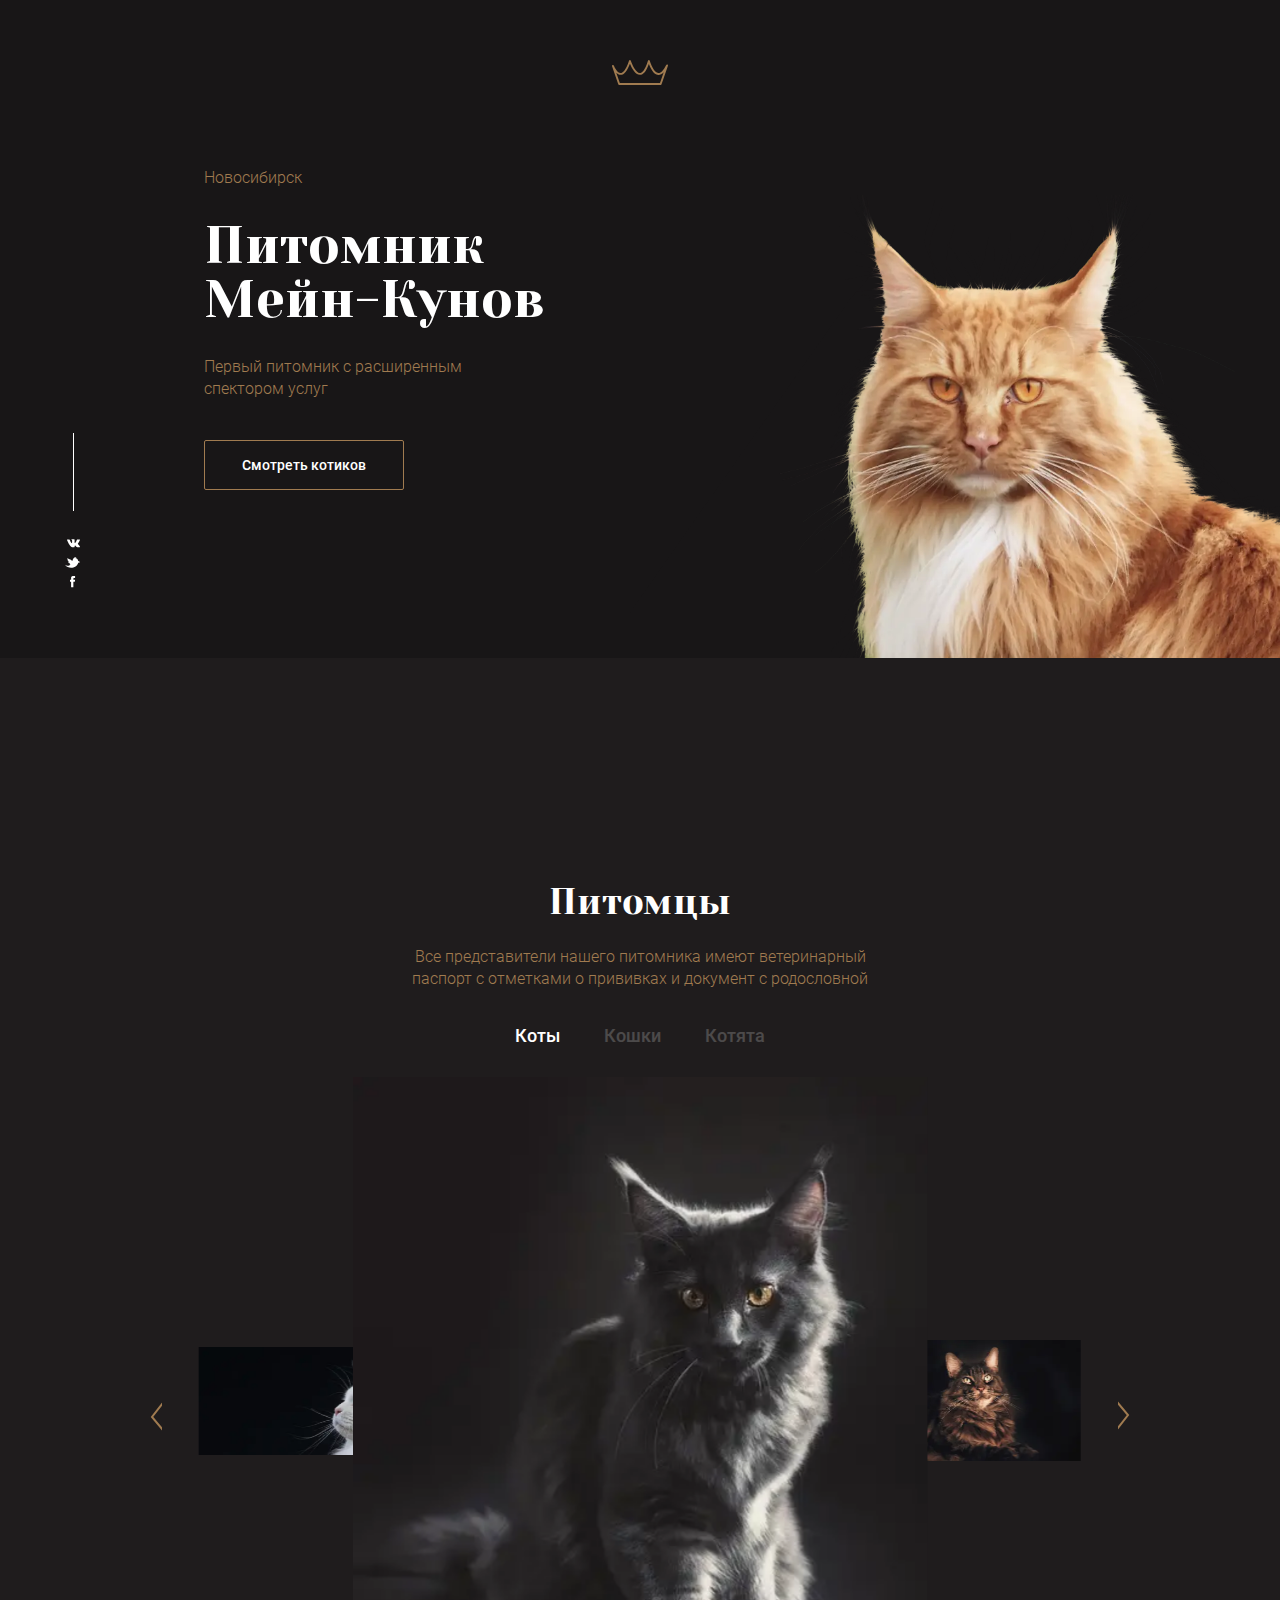
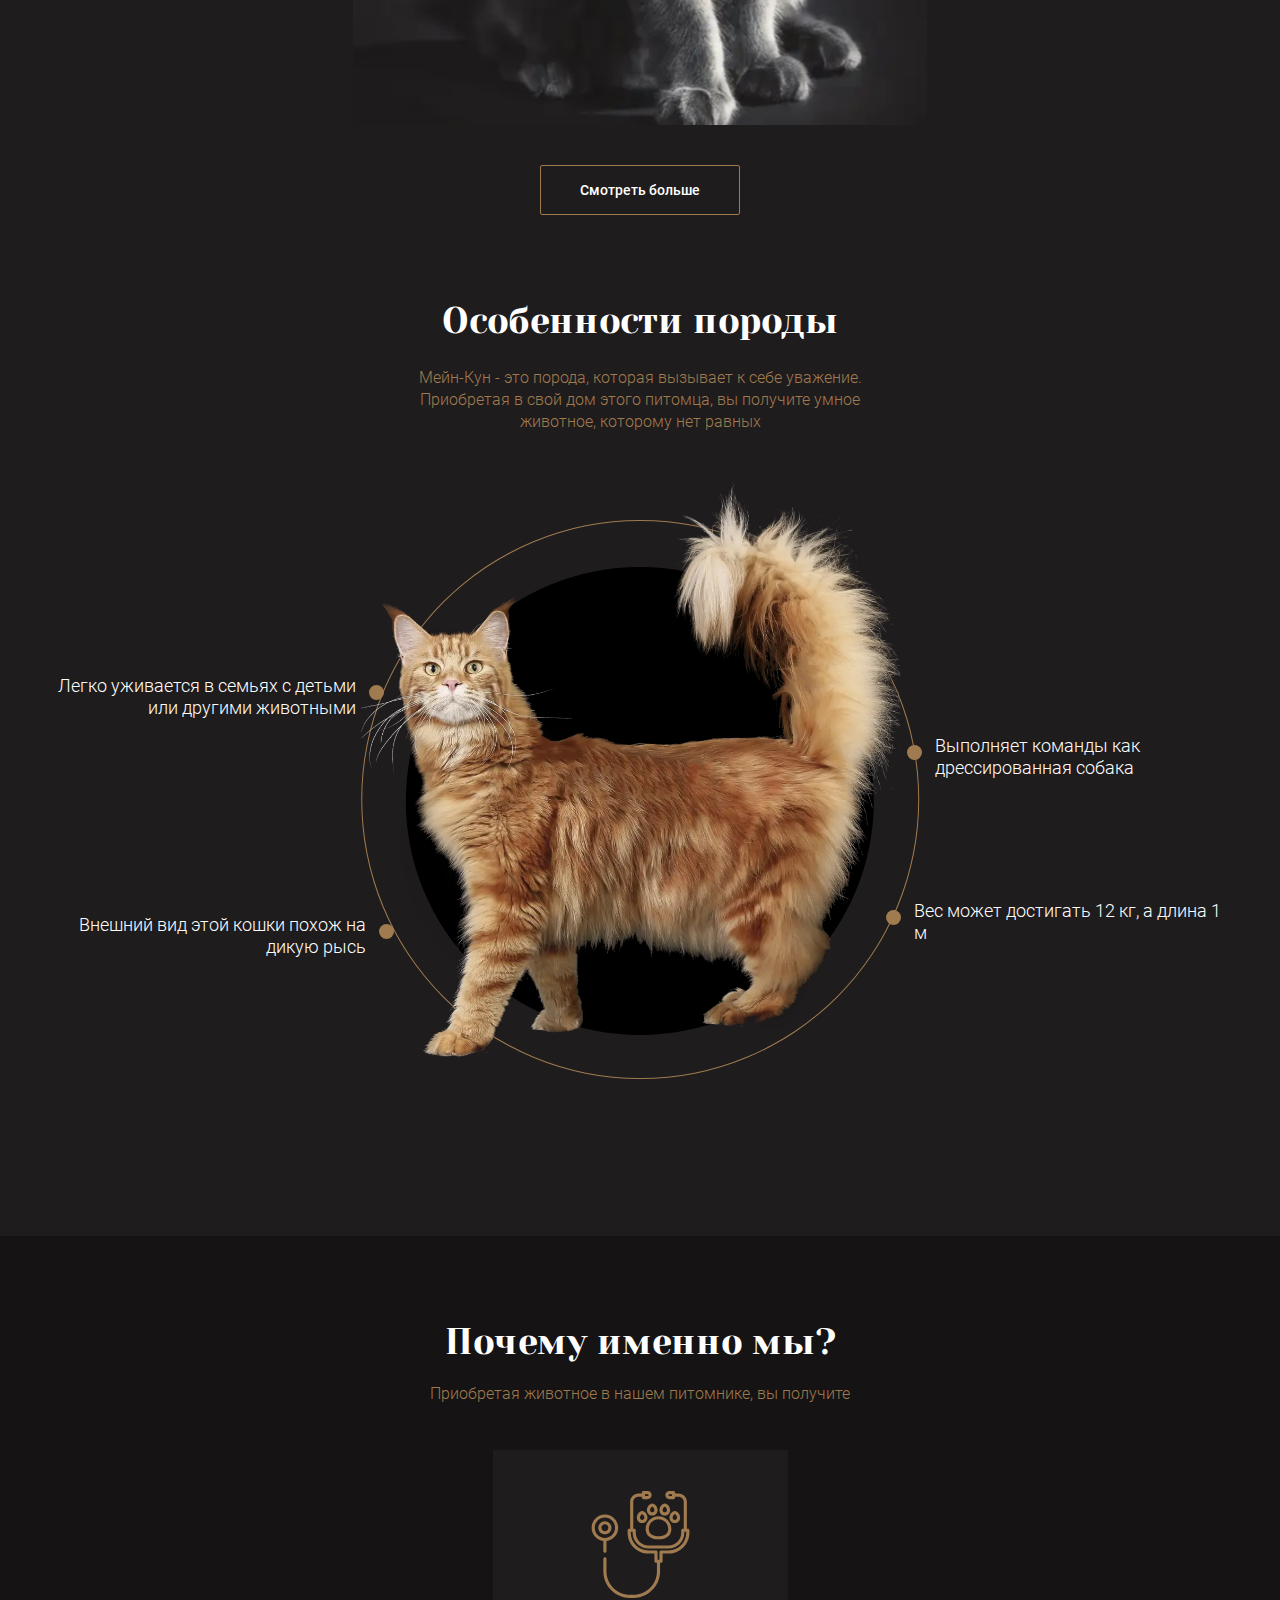
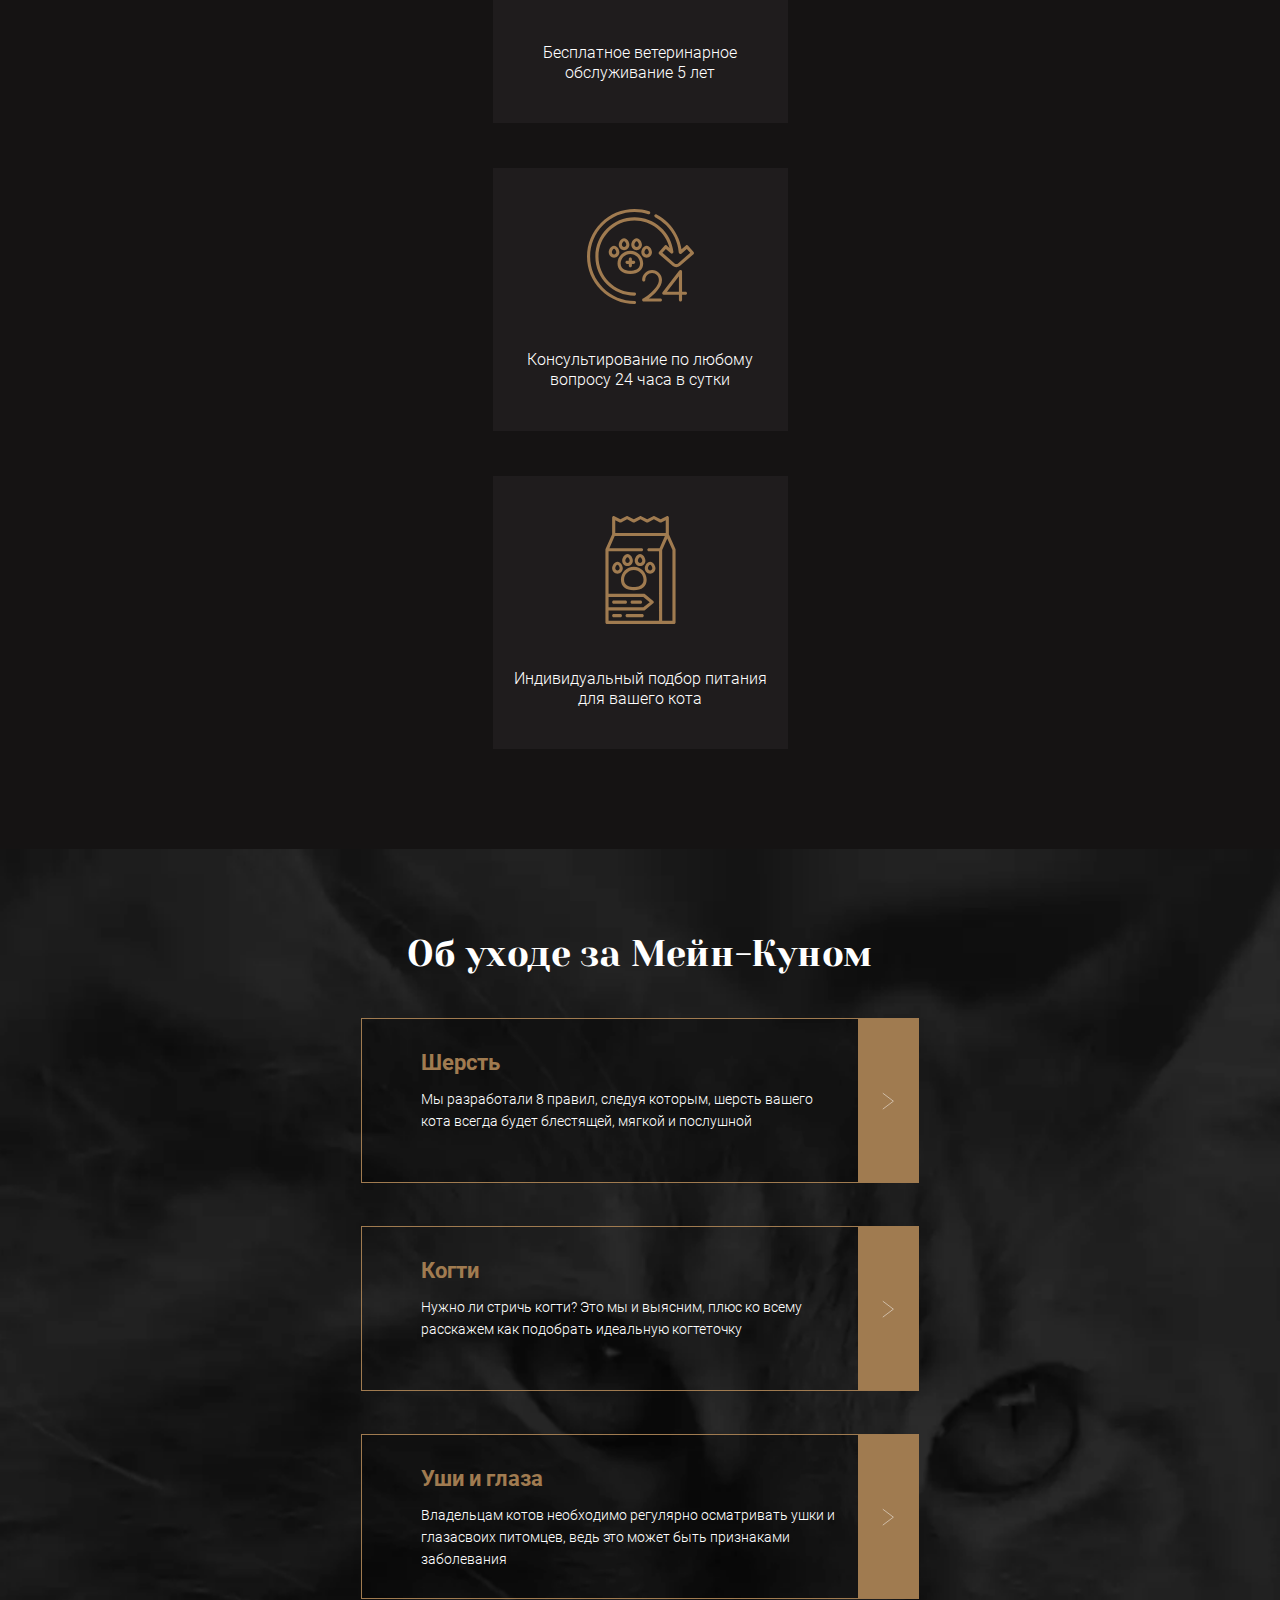
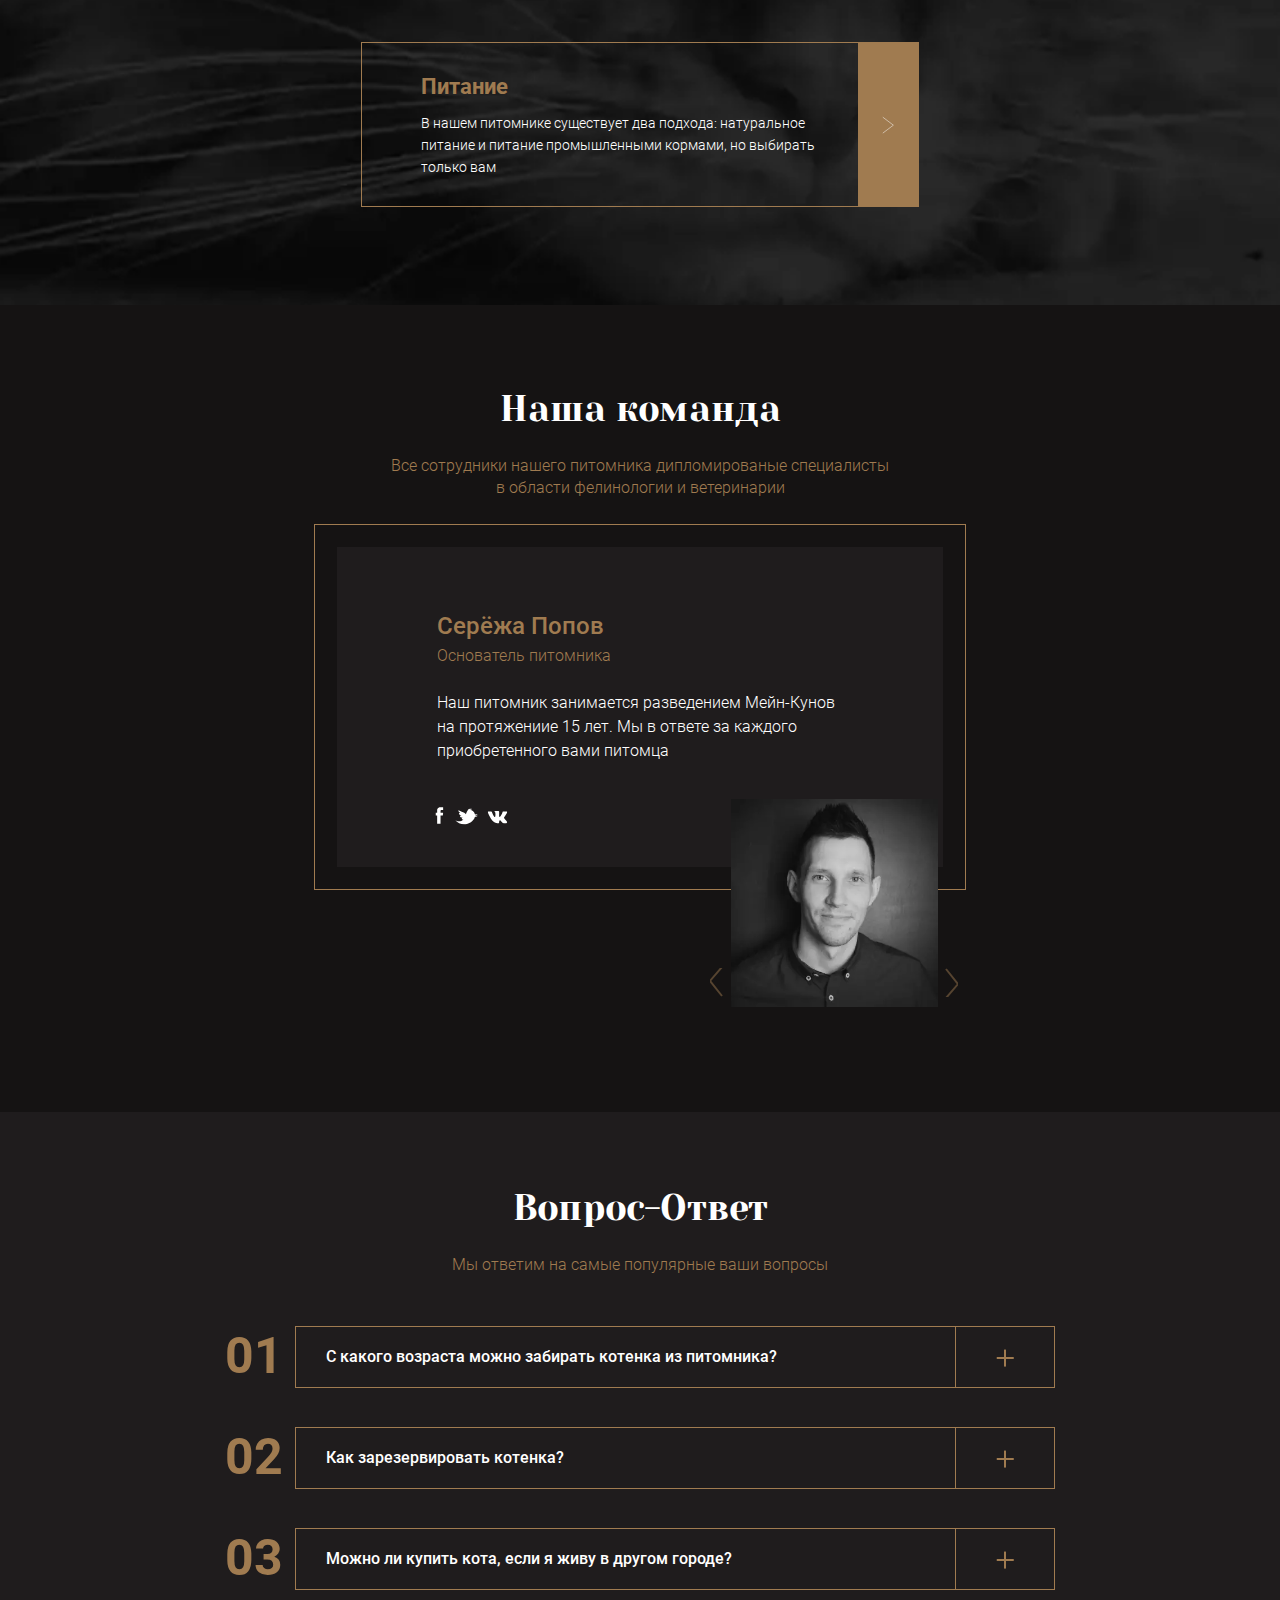
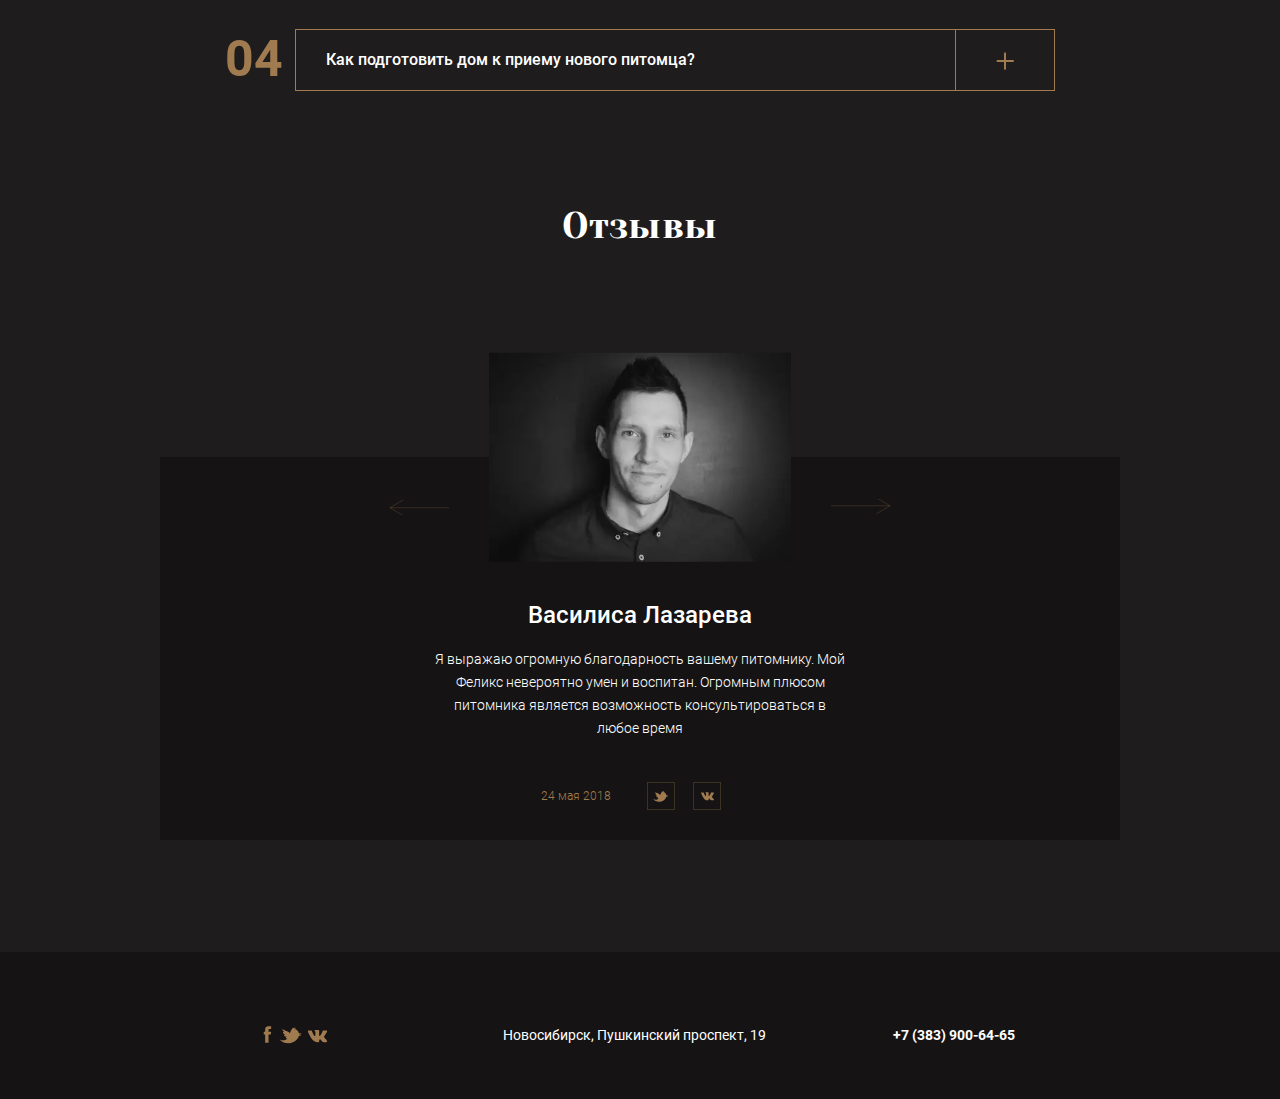
<file: index.html>
<!DOCTYPE html><html lang="ru"><head>	<title>Maine-coon</title>	<meta charset="UTF-8">	<meta name="format-detection" content="telephone=no" />	<link rel="stylesheet" href="css/style.min.css">	<link rel="shortcut icon" type="image/ico" href="img/favicon.ico">	<meta name="viewport" content="width=device-width, initial-scale=1.0, maximum-scale=1.0, user-scalable=0"></head><body>	<main>		<header class="top-main">	<div class="top-main__container _container">		<div class="corona">			<svg width="56" height="25" viewBox="0 0 56 25" fill="none" xmlns="http://www.w3.org/2000/svg">				<path					d="M48.6603 25H7.14881C6.74555 25 6.38709 24.7442 6.25645 24.364L0.0509978 6.30803C-0.117432 5.81579 0.14493 5.28101 0.637803 5.11191C0.788958 5.06075 0.946592 5.04782 1.09289 5.07367C1.43407 5.0936 1.75203 5.29933 1.89941 5.63323C2.66652 7.37112 5.39541 12.9817 8.57884 12.9817C8.61825 12.9817 8.6582 12.9807 8.69869 12.9785C10.6189 12.8934 13.622 10.6827 17.0246 0.639797C17.1547 0.257427 17.5137 0 17.9181 0C18.3229 0 18.6819 0.257427 18.812 0.639797C19.9738 4.06443 23.8676 12.9263 27.911 12.9263C27.9218 12.9263 27.9321 12.9257 27.9434 12.9257C29.8604 12.9026 32.8079 10.7564 35.9644 0.6608C36.088 0.267121 36.4524 0 36.8654 0H36.8745C37.2913 0.00430839 37.6557 0.280046 37.7712 0.679111C38.7359 3.99334 42.1574 12.6742 46.3541 13.0367C48.8061 13.2381 51.5247 10.4699 54.2088 5.00205C54.4269 4.55559 54.957 4.35471 55.4175 4.5459C55.8769 4.736 56.1101 5.24978 55.9492 5.72047L49.5532 24.364C49.422 24.7447 49.0636 25 48.6603 25ZM7.82253 23.1178H47.9855L51.6818 12.3436C49.8955 14.2296 48.0816 15.0708 46.19 14.9124C41.542 14.5091 38.3526 7.82728 36.8697 3.89964C34.2504 11.1937 31.3261 14.7681 27.965 14.8074C27.9467 14.8074 27.9294 14.8085 27.911 14.8085C23.2139 14.8085 19.5878 7.62478 17.9451 3.66214C15.1422 11.0408 12.1342 14.7094 8.78236 14.8591C7.06405 14.9254 5.56762 14.0712 4.27902 12.804L7.82253 23.1178Z"					fill="#A07B50" />			</svg>		</div>		<div class="top-main__content header-site">			<p class="header-site__city text-br">Новосибирск</p>			<h1 class="header-site__title">Питомник<br>Мейн-Кунов</h1>			<p class="header-site__details text">Первый питомник с расширенным спектором услуг</p>			<button class="header-site__btn btn">Смотреть котиков</button>		</div>		<ul class="top-main__social">			<li class="top-main__social-btn">				<a href="#" class="top-main__social-link">					<svg width="13" height="9" viewBox="0 0 13 9" fill="none" xmlns="http://www.w3.org/2000/svg">						<path							d="M12.8841 7.40894C12.8492 7.34464 12.633 6.82839 11.593 5.76731C10.5041 4.65621 10.6504 4.83663 11.9619 2.91543C12.7606 1.74538 13.08 1.03085 12.98 0.72539C12.8849 0.434218 12.2975 0.511031 12.2975 0.511031L10.3441 0.523535C10.3441 0.523535 10.1994 0.502099 10.0914 0.572659C9.98654 0.642326 9.9191 0.803096 9.9191 0.803096C9.9191 0.803096 9.60952 1.70876 9.19674 2.47867C8.32648 4.10334 7.97789 4.18908 7.8357 4.08816C7.50498 3.85325 7.58787 3.14319 7.58787 2.63944C7.58787 1.06479 7.80482 0.408317 7.16452 0.238615C6.95163 0.182346 6.79562 0.144833 6.25202 0.138581C5.55484 0.130542 4.96411 0.14126 4.63015 0.320786C4.40751 0.440471 4.23606 0.707527 4.34088 0.722711C4.47007 0.741467 4.7626 0.809348 4.91779 1.04157C5.1185 1.34078 5.11118 2.01423 5.11118 2.01423C5.11118 2.01423 5.22657 3.86754 4.84223 4.09798C4.57814 4.25607 4.21655 3.93364 3.44056 2.45902C3.04322 1.7043 2.74257 0.86919 2.74257 0.86919C2.74257 0.86919 2.68488 0.713779 2.58168 0.630715C2.45655 0.529787 2.28104 0.497633 2.28104 0.497633L0.423525 0.510137C0.423525 0.510137 0.144817 0.519069 0.0424345 0.652151C-0.0485722 0.770942 0.0351215 1.01567 0.0351215 1.01567C0.0351215 1.01567 1.4896 4.75535 3.13585 6.64082C4.6464 8.3691 6.3609 8.25566 6.3609 8.25566H7.13771C7.13771 8.25566 7.37254 8.22708 7.49198 8.08507C7.60249 7.95467 7.59843 7.70994 7.59843 7.70994C7.59843 7.70994 7.58299 6.56401 8.06728 6.3952C8.54425 6.22907 9.15692 7.50273 9.80616 7.99307C10.2969 8.36374 10.6699 8.28246 10.6699 8.28246L12.4063 8.25566C12.4063 8.25566 13.3148 8.19404 12.8841 7.40894Z"							fill="white" />					</svg>				</a>			</li>			<li class="top-main__social-btn">				<a href="#" class="top-main__social-link">					<svg width="16" height="11" viewBox="0 0 16 11" fill="none" xmlns="http://www.w3.org/2000/svg">						<path							d="M13.3758 4.82625C14.223 4.75501 14.7977 4.36248 15.0189 3.82987C14.7133 4.0212 13.7646 4.2298 13.2406 4.03114C13.215 3.90568 13.1863 3.78651 13.1581 3.67892C12.7589 2.18493 11.392 0.981306 9.95978 1.12671C10.0757 1.07903 10.1932 1.03463 10.3104 0.994781C10.468 0.937234 11.393 0.78386 11.2473 0.451125C11.1245 0.158459 9.99446 0.672305 9.78168 0.739466C10.0626 0.631808 10.5271 0.446621 10.5769 0.117676C10.1465 0.177832 9.7241 0.385179 9.39768 0.686673C9.51552 0.55739 9.60492 0.399833 9.6239 0.230267C8.47614 0.977552 7.80567 2.48413 7.26308 3.94557C6.83703 3.52476 6.45941 3.19339 6.12065 3.00938C5.17031 2.48999 4.03402 1.94809 2.25031 1.27326C2.19556 1.87471 2.54218 2.67443 3.54095 3.20625C3.32456 3.17673 2.92884 3.24261 2.61235 3.31985C2.74124 4.00887 3.16217 4.57655 4.30172 4.85105C3.78094 4.88608 3.5118 5.00686 3.26788 5.26718C3.50507 5.74639 4.08386 6.31038 5.12503 6.19461C3.96746 6.70309 4.65304 7.64475 5.59496 7.50431C3.98811 9.1958 1.45474 9.07148 0 7.65672C3.79823 12.9314 12.0547 10.7762 13.2851 5.69563C14.207 5.70364 14.7489 5.37019 15.085 5.00257C14.5538 5.09443 13.784 4.9995 13.3758 4.82625Z"							fill="white" />					</svg>				</a>			</li>			<li class="top-main__social-btn">				<a href="#" class="top-main__social-link">					<svg width="6" height="12" viewBox="0 0 6 12" fill="none" xmlns="http://www.w3.org/2000/svg">						<path							d="M1.09903 2.26821C1.09903 2.54804 1.09903 3.79704 1.09903 3.79704H0V5.66651H1.09903V11.2219H3.35667V5.66666H4.87165C4.87165 5.66666 5.01354 4.77027 5.08231 3.79015C4.88513 3.79015 3.36521 3.79015 3.36521 3.79015C3.36521 3.79015 3.36521 2.70256 3.36521 2.51192C3.36521 2.32088 3.61136 2.06389 3.85465 2.06389C4.09748 2.06389 4.61 2.06389 5.08469 2.06389C5.08469 1.80936 5.08469 0.929906 5.08469 0.117676C4.45099 0.117676 3.73004 0.117676 3.41225 0.117676C1.04322 0.117547 1.09903 1.98887 1.09903 2.26821Z"							fill="white" />					</svg>				</a>			</li>		</ul>	</div></header>		<section class="pets">	<div class="pets__container _container">		<div class="pets__wrap">			<h2 class="pets__title second-title">Питомцы</h2>			<p class="pets__text text">Все представители нашего питомника имеют ветеринарный паспорт				с отметками о прививках и документ с родословной</p>			<ul class="slider__switcher">				<li class="slider__switch">					<button type="button" class="slider__switch-btn slider__switch-btn-active">						Коты					</button>				</li>				<li class="slider__switch">					<button type="button" class="slider__switch-btn">						Кошки					</button>				</li>				<li class="slider__switch">					<button type="button" class="slider__switch-btn">						Котята					</button>				</li>			</ul>		</div>		<div class="pets-desktop">			<div class="pets-desktop__item pets-desktop__item-1">				<picture><source srcset="img/black-cat.webp" type="image/webp"><img src="img/black-cat.jpg" alt=""></picture>			</div>			<div class="pets-desktop__item pets-desktop__item-2">				<picture><source srcset="img/black-red.webp" type="image/webp"><img src="img/black-red.jpg" alt=""></picture>			</div>			<div class="pets-desktop__item pets-desktop__item-3">				<picture><source srcset="img/white-cat.webp" type="image/webp"><img src="img/white-cat.jpg" alt=""></picture>			</div>		</div>		<div class="pets__slider slider-pets visually-hidden">			<div class="slider-pets__body _swiper">				<div class="slider-pets__item swiper-slide ">					<picture><source srcset="img/black-cat.webp" type="image/webp"><img src="img/black-cat.jpg" alt=""></picture>				</div>				<div class="slider-pets__item swiper-slide ">					<picture><source srcset="img/black-red.webp" type="image/webp"><img src="img/black-red.jpg" alt=""></picture>				</div>				<div class="slider-pets__item swiper-slide">					<picture><source srcset="img/white-cat.webp" type="image/webp"><img src="img/white-cat.jpg" alt=""></picture>				</div>			</div>			<div class="slider-controls">				<div class="slider-pets__control-before"></div>				<div class="slider-pets__control-next"></div>			</div>		</div>		<div class="pets__button btn">Смотреть больше</div>	</div></section>		<section class="features">	<div class="features__container _container">		<h2 class="features__title second-title">Особенности породы</h2>		<p class="features__text text">Мейн-Кун - это порода, которая вызывает к себе уважение.			Приобретая в свой дом этого питомца, вы получите			умное животное, которому нет равных </p>		<div class="features__img-wrap">			<div class="features__points">				<picture><source srcset="img/red-cat.webp" type="image/webp"><img src="img/red-cat.png" alt="" class="features__img"></picture>			</div>			<ul class="features__list">				<li class="features__item features__item-first text text-r text_w">Легко уживается в семьях с детьми или					другими животными</li>				<li class="features__item features__item-second text text-r text_w">Внешний вид этой кошки похож на дикую					рысь</li>				<li class="features__item features__item-third text text-l text_w">Выполняет команды как дрессированная					собака</li>				<li class="features__item features__item-fourth text text-l text_w">Вес может достигать 12 кг, а длина 1 м				</li>			</ul>		</div>	</div></section>		<section class="our-advantages">	<div class="our-advantages__container _container">		<h2 class="our-advantages__title second-title">Почему именно мы?</h2>		<p class="our-advantages__text text">Приобретая животное в нашем питомнике, вы получите</p>		<ul class="our-advantages__list cards">			<li class="cards__item">				<a href="" class="cards__link">					<svg width="99" height="107" viewBox="0 0 99 107" fill="none" xmlns="http://www.w3.org/2000/svg">						<path							d="M13.9031 23.452C6.57131 23.452 0.606689 29.4168 0.606689 36.7484C0.606689 43.5486 5.73893 49.1692 12.3328 49.9489V60.2005C12.3328 61.0677 13.036 61.771 13.9033 61.771C14.7706 61.771 15.4738 61.0677 15.4738 60.2005V49.9489C22.0677 49.1692 27.1999 43.5484 27.1999 36.7484C27.1997 29.4168 21.2349 23.452 13.9031 23.452ZM13.9031 46.904C8.30337 46.904 3.74752 42.3482 3.74752 36.7484C3.74752 31.1487 8.30337 26.5928 13.9031 26.5928C19.5028 26.5928 24.0587 31.1487 24.0587 36.7484C24.0587 42.3482 19.5031 46.904 13.9031 46.904Z"							fill="#A07B50" />						<path							d="M13.9031 30.1527C10.2662 30.1527 7.30716 33.1117 7.30716 36.7487C7.30716 40.3856 10.2662 43.3446 13.9031 43.3446C17.5401 43.3446 20.4991 40.3856 20.4991 36.7487C20.4991 33.1117 17.5401 30.1527 13.9031 30.1527ZM13.9031 40.2036C11.998 40.2036 10.4482 38.6536 10.4482 36.7487C10.4482 34.8438 11.9982 33.2938 13.9031 33.2938C15.8082 33.2938 17.3581 34.8438 17.3581 36.7487C17.3581 38.6536 15.8082 40.2036 13.9031 40.2036Z"							fill="#A07B50" />						<path							d="M96.8229 37.6908H95.8806V10.7838C95.8806 6.22314 92.1701 2.51283 87.6096 2.51283H84.1547V1.57052C84.1547 0.703232 83.4517 0 82.5842 0H78.3963C76.1449 0 74.3132 1.83175 74.3132 4.08314C74.3132 6.33453 76.1449 8.16627 78.3963 8.16627H82.5842C83.4517 8.16627 84.1547 7.46304 84.1547 6.59576V5.65345H87.6096C90.4384 5.65345 92.7398 7.95499 92.7398 10.7836V37.6905H91.7975C90.93 37.6905 90.2269 38.3938 90.2269 39.2611V41.7737C90.2269 48.759 84.5438 54.4419 77.5587 54.4419H57.4569C50.4718 54.4419 44.7887 48.759 44.7887 41.7737V39.2611C44.7887 38.3938 44.0855 37.6905 43.2182 37.6905H42.2759V10.7838C42.2759 7.9552 44.5774 5.65365 47.406 5.65365H50.861V6.59596C50.861 7.46325 51.564 8.16648 52.4315 8.16648H56.6193C58.8707 8.16648 60.7025 6.33473 60.7025 4.08335C60.7027 1.83175 58.8709 0 56.6193 0H52.4315C51.564 0 50.861 0.703232 50.861 1.57052V2.51283H47.406C42.8454 2.51283 39.1351 6.22335 39.1351 10.7838V37.6908H38.1927C37.3255 37.6908 36.6222 38.394 36.6222 39.2613V41.7739C36.6222 53.262 45.9686 62.6086 57.4569 62.6086H63.4247V70.2514C63.4247 71.1186 64.1277 71.8219 64.9952 71.8219H65.9375V80.3022C65.9375 93.2915 55.3698 103.859 42.3808 103.859H39.0306C26.0413 103.859 15.4738 93.2915 15.4738 80.3022V67.8083C15.4738 66.941 14.7706 66.2378 13.9033 66.2378C13.036 66.2378 12.3328 66.941 12.3328 67.8083V80.3022C12.3328 95.0235 24.3093 107 39.0306 107H42.3808C57.1021 107 69.0786 95.0235 69.0786 80.3022V71.8219H70.0209C70.8884 71.8219 71.5914 71.1186 71.5914 70.2514V62.6086H77.5591C89.0472 62.6086 98.3938 53.2622 98.3938 41.7739V39.2613C98.3934 38.394 97.6904 37.6908 96.8229 37.6908ZM81.0136 5.02545H78.3963C77.8768 5.02545 77.454 4.60267 77.454 4.08314C77.454 3.5636 77.8768 3.14083 78.3963 3.14083H81.0136V5.02545ZM54.002 3.14083H56.6193C57.1389 3.14083 57.5616 3.5636 57.5616 4.08314C57.5616 4.60267 57.1389 5.02545 56.6193 5.02545H54.002V3.14083ZM95.2526 41.7739C95.2526 51.5301 87.3154 59.4675 77.5589 59.4675H70.0209C69.1534 59.4675 68.4503 60.1708 68.4503 61.0381V68.6808H66.5657V61.0381C66.5657 60.1708 65.8627 59.4675 64.9952 59.4675H57.4571C47.7007 59.4675 39.7635 51.5301 39.7635 41.7739V40.8316H41.6481V41.7739C41.6481 50.4913 48.74 57.5831 57.4573 57.5831H77.5591C86.2765 57.5831 93.3684 50.4913 93.3684 41.7739V40.8316H95.253L95.2526 41.7739Z"							fill="#A07B50" />						<path							d="M67.5078 25.1272C60.4071 25.1272 54.6302 30.9041 54.6302 38.0048C54.6302 44.495 59.4441 48.3698 67.5078 48.3698C75.5715 48.3698 80.3854 44.495 80.3854 38.0048C80.3856 30.9041 74.6087 25.1272 67.5078 25.1272ZM67.5078 45.229C63.8715 45.229 57.771 44.2904 57.771 38.0048C57.771 32.636 62.1388 28.268 67.5078 28.268C72.8768 28.268 77.2446 32.636 77.2446 38.0048C77.2446 44.2904 71.1441 45.229 67.5078 45.229Z"							fill="#A07B50" />						<path							d="M61.2261 12.5636C58.0163 12.5636 55.8866 16.5334 55.8866 19.1595C55.8866 22.1039 58.2818 24.4991 61.2261 24.4991C64.1705 24.4991 66.5657 22.1039 66.5657 19.1595C66.5655 16.5336 64.4359 12.5636 61.2261 12.5636ZM61.2261 21.3583C60.0138 21.3583 59.0274 20.3721 59.0274 19.1595C59.0274 17.6743 60.2809 15.7046 61.2261 15.7046C62.1714 15.7046 63.4249 17.6743 63.4249 19.1595C63.4247 20.3718 62.4385 21.3583 61.2261 21.3583Z"							fill="#A07B50" />						<path							d="M73.7896 12.5636C70.5798 12.5636 68.4501 16.5334 68.4501 19.1595C68.4501 22.1039 70.8453 24.4991 73.7896 24.4991C76.734 24.4991 79.1292 22.1039 79.1292 19.1595C79.1292 16.5336 76.9994 12.5636 73.7896 12.5636ZM73.7896 21.3583C72.5773 21.3583 71.5909 20.3721 71.5909 19.1595C71.5909 17.6743 72.8444 15.7046 73.7896 15.7046C74.7349 15.7046 75.9884 17.6743 75.9884 19.1595C75.9884 20.3718 75.002 21.3583 73.7896 21.3583Z"							fill="#A07B50" />						<path							d="M83.8405 20.1018C80.6307 20.1018 78.501 24.0716 78.501 26.6977C78.501 29.6421 80.8961 32.0373 83.8405 32.0373C86.7849 32.0373 89.1801 29.6421 89.1801 26.6977C89.1801 24.0716 87.0503 20.1018 83.8405 20.1018ZM83.8405 28.8963C82.6282 28.8963 81.6418 27.9101 81.6418 26.6975C81.6418 25.2123 82.8953 23.2426 83.8405 23.2426C84.7858 23.2426 86.0393 25.2123 86.0393 26.6975C86.0391 27.9101 85.0528 28.8963 83.8405 28.8963Z"							fill="#A07B50" />						<path							d="M51.1753 20.1018C47.9655 20.1018 45.8357 24.0716 45.8357 26.6977C45.8357 29.6421 48.2309 32.0373 51.1753 32.0373C54.1196 32.0373 56.5148 29.6421 56.5148 26.6977C56.5148 24.0716 54.385 20.1018 51.1753 20.1018ZM51.1753 28.8963C49.9629 28.8963 48.9765 27.9101 48.9765 26.6975C48.9765 25.2123 50.23 23.2426 51.1753 23.2426C52.1205 23.2426 53.374 25.2123 53.374 26.6975C53.3738 27.9101 52.3876 28.8963 51.1753 28.8963Z"							fill="#A07B50" />					</svg>					<p class="cards__text"> Бесплатное ветеринарное обслуживание 5 лет</p>				</a>			</li>			<li class="cards__item">				<a href="" class="cards__link">					<svg width="107" height="97" viewBox="0 0 107 97" fill="none" xmlns="http://www.w3.org/2000/svg">						<path							d="M43.3499 42.7547C36.2653 42.7547 30.5015 48.5185 30.5015 55.6031C30.5015 62.0785 35.3046 65.9445 43.3499 65.9445C51.3952 65.9445 56.1982 62.0785 56.1982 55.6031C56.1982 48.5185 50.4345 42.7547 43.3499 42.7547ZM43.3499 62.8105C39.7219 62.8105 33.6353 61.8741 33.6353 55.6029C33.6353 50.246 37.9932 45.8882 43.3499 45.8882C48.7064 45.8882 53.0645 50.246 53.0645 55.6029C53.0645 61.8741 46.9779 62.8105 43.3499 62.8105Z"							fill="#A07B50" />						<path							d="M37.0824 30.2198C33.8797 30.2198 31.755 34.1809 31.755 36.8008C31.755 39.7382 34.1447 42.1282 37.0824 42.1282C40.0201 42.1282 42.4098 39.7384 42.4098 36.8008C42.4098 34.1807 40.2851 30.2198 37.0824 30.2198ZM37.0824 38.9943C35.8728 38.9943 34.8887 38.0104 34.8887 36.8005C34.8887 35.3184 36.1393 33.3533 37.0824 33.3533C38.0255 33.3533 39.2761 35.3184 39.2761 36.8005C39.2761 38.0101 38.292 38.9943 37.0824 38.9943Z"							fill="#A07B50" />						<path							d="M49.6173 30.2198C46.4146 30.2198 44.2899 34.1809 44.2899 36.8008C44.2899 39.7382 46.6796 42.1282 49.6173 42.1282C52.555 42.1282 54.9447 39.7384 54.9447 36.8008C54.9447 34.1807 52.82 30.2198 49.6173 30.2198ZM49.6173 38.9943C48.4077 38.9943 47.4236 38.0104 47.4236 36.8005C47.4236 35.3184 48.6741 33.3533 49.6173 33.3533C50.5604 33.3533 51.811 35.3184 51.811 36.8005C51.811 38.0101 50.8269 38.9943 49.6173 38.9943Z"							fill="#A07B50" />						<path							d="M59.6451 37.7408C56.4424 37.7408 54.3177 41.7019 54.3177 44.3217C54.3177 47.2592 56.7074 49.6491 59.6451 49.6491C62.5828 49.6491 64.9725 47.2594 64.9725 44.3217C64.9725 41.7017 62.8478 37.7408 59.6451 37.7408ZM59.6451 46.5152C58.4355 46.5152 57.4514 45.5313 57.4514 44.3215C57.4514 42.8394 58.702 40.8743 59.6451 40.8743C60.5883 40.8743 61.8388 42.8394 61.8388 44.3215C61.8388 45.5311 60.8547 46.5152 59.6451 46.5152Z"							fill="#A07B50" />						<path							d="M27.0544 37.7408C23.8517 37.7408 21.727 41.7019 21.727 44.3217C21.727 47.2592 24.1167 49.6491 27.0544 49.6491C29.9921 49.6491 32.3818 47.2594 32.3818 44.3217C32.3818 41.7017 30.2571 37.7408 27.0544 37.7408ZM27.0544 46.5152C25.8448 46.5152 24.8607 45.5313 24.8607 44.3215C24.8607 42.8394 26.1112 40.8743 27.0544 40.8743C27.9975 40.8743 29.2481 42.8394 29.2481 44.3215C29.2481 45.5311 28.264 46.5152 27.0544 46.5152Z"							fill="#A07B50" />						<path							d="M46.6925 52.7826H44.9168V51.0069C44.9168 50.1413 44.2152 49.4401 43.35 49.4401C42.4848 49.4401 41.7833 50.1415 41.7833 51.0069V52.7826H40.0075C39.1421 52.7826 38.4408 53.484 38.4408 54.3494C38.4408 55.215 39.1423 55.9161 40.0075 55.9161H41.7833V57.6919C41.7833 58.5575 42.4848 59.2586 43.35 59.2586C44.2152 59.2586 44.9168 58.5573 44.9168 57.6919V55.9161H46.6925C47.5579 55.9161 48.2593 55.2148 48.2593 54.3494C48.2593 53.484 47.5577 52.7826 46.6925 52.7826Z"							fill="#A07B50" />						<path							d="M62.1969 3.26783C57.4824 1.74412 52.547 0.971924 47.5281 0.971924C34.8327 0.971924 22.8974 5.91566 13.9204 14.8926C4.94374 23.8695 0 35.8048 0 48.5C0 61.1952 4.94373 73.1305 13.9207 82.1076C22.8976 91.0845 34.8329 96.0283 47.5283 96.0283C48.3937 96.0283 49.095 95.3269 49.095 94.4615C49.095 93.5959 48.3935 92.8948 47.5283 92.8948C35.6701 92.8948 24.5216 88.2768 16.1367 79.892C7.75165 71.5065 3.13372 60.3582 3.13372 48.5C3.13372 36.6418 7.75165 25.4935 16.1365 17.1084C24.5216 8.72316 35.6699 4.10564 47.5281 4.10564C52.2196 4.10564 56.8304 4.82706 61.2333 6.25003C62.0458 6.51356 62.9434 6.05317 63.2061 5.24106C63.4688 4.42832 63.0094 3.53031 62.1969 3.26783Z"							fill="#A07B50" />						<path							d="M106.612 43.9273L101.11 37.6382C100.548 36.9959 99.5411 36.9284 98.8987 37.4906L94.516 41.3255C93.004 31.3688 88.319 22.0755 81.1356 14.8921C77.712 11.4685 73.8306 8.605 69.5984 6.38141C68.8425 5.9835 67.8797 6.28361 67.4825 7.03929C67.0854 7.79519 67.3847 8.75798 68.1405 9.15526C72.0929 11.2324 75.7194 13.908 78.9195 17.1082C86.4058 24.5944 90.8429 34.0996 91.751 44.5959C91.8594 45.8481 93.3957 46.4696 94.3438 45.64L99.7827 40.8808L103.222 44.8113L91.0304 55.4789C90.0584 56.3295 88.5633 56.3295 87.5911 55.4789L75.3996 44.8113L78.8389 40.8808L83.8392 45.2561C84.8963 46.1808 86.5911 45.2868 86.4273 43.8937C84.1082 24.1883 67.3851 9.3283 47.5282 9.3283C25.9288 9.3283 8.35659 26.9005 8.35659 48.4999C8.35659 70.0993 25.9288 87.6715 47.5282 87.6715C48.3936 87.6715 49.095 86.9702 49.095 86.1046C49.095 85.2389 48.3934 84.5378 47.5282 84.5378C27.6569 84.5378 11.4903 68.3714 11.4903 48.4999C11.4903 28.6284 27.6567 12.462 47.528 12.462C64.3199 12.462 78.6765 24.0132 82.544 39.9587L79.7235 37.4908C79.0811 36.9289 78.0742 36.9966 77.5127 37.6384L72.0099 43.9275C71.44 44.5787 71.506 45.5685 72.1574 46.1384L85.528 57.8375C87.6666 59.7088 90.9558 59.7088 93.0945 57.8375L106.465 46.1384C107.116 45.5685 107.182 44.5787 106.612 43.9273Z"							fill="#A07B50" />						<path							d="M73.4335 90.3873H61.8029C66.9836 86.5323 75.0005 79.3615 75.0005 71.8982C75.0005 66.4266 70.5487 61.9748 65.077 61.9748C59.6054 61.9748 55.1536 66.4266 55.1536 71.8982C55.1536 72.7638 55.8552 73.465 56.7204 73.465C57.5856 73.465 58.2871 72.7636 58.2871 71.8982C58.2871 68.1543 61.3331 65.1085 65.0768 65.1085C68.8206 65.1085 71.8665 68.1543 71.8665 71.8982C71.8665 80.9205 56.0732 90.5147 55.9139 90.6103C55.2987 90.9793 55.0096 91.7444 55.2268 92.4282C55.431 93.0715 56.0456 93.5208 56.7202 93.5208H73.4333C74.2987 93.5208 75 92.8194 75 91.954C75.0005 91.0886 74.2989 90.3873 73.4335 90.3873Z"							fill="#A07B50" />						<path							d="M98.5034 83.7022H95.0563V63.5419C95.0563 62.8996 94.6492 62.3078 94.0496 62.0783C93.4101 61.8336 92.665 62.0434 92.2475 62.5862L75.5344 84.3132C74.7566 85.3245 75.503 86.8355 76.7764 86.8355H91.9227V91.9539C91.9227 92.8195 92.6243 93.5207 93.4895 93.5207C94.3547 93.5207 95.0563 92.8193 95.0563 91.9539V86.8355H98.5034C99.3689 86.8355 100.07 86.1341 100.07 85.2687C100.07 84.4033 99.3686 83.7022 98.5034 83.7022ZM91.9225 83.7022H79.9582L91.9225 68.1487V83.7022Z"							fill="#A07B50" />					</svg>					<p class="cards__text">Консультирование по любому вопросу 24 часа в сутки</p>				</a>			</li>			<li class="cards__item">				<a href="" class="cards__link">					<svg width="71" height="108" viewBox="0 0 71 108" fill="none" xmlns="http://www.w3.org/2000/svg">						<path							d="M70.4381 33.0674L63.8728 18.1571V1.58525C63.8728 0.428888 62.6267 -0.350525 61.6001 0.167537L55.6019 3.19491L49.6036 0.167537C49.1616 -0.0558456 48.6408 -0.0558456 48.1988 0.167537L42.2006 3.19491L36.2025 0.167537C35.7605 -0.0558456 35.2397 -0.0558456 34.7977 0.167537L28.7995 3.19491L22.8012 0.167537C22.3592 -0.0558456 21.8386 -0.0558456 21.3966 0.167537L15.3984 3.19491L9.40011 0.167537C8.37358 -0.350525 7.12741 0.429099 7.12741 1.58525V18.1569L0.561971 33.0672C0.472944 33.2686 0.426758 33.4907 0.426758 33.711V106.415C0.426758 107.29 1.12999 108 1.99727 108H69.003C69.8705 108 70.5735 107.29 70.5735 106.415V33.711C70.5733 33.4893 70.5275 33.2701 70.4381 33.0674ZM10.2682 4.15003L14.696 6.3847C15.138 6.60808 15.6586 6.60808 16.1006 6.3847L22.0988 3.35754L28.0971 6.3847C28.5391 6.60808 29.0597 6.60808 29.5017 6.3847L35.4999 3.35754L41.4982 6.3847C41.9402 6.60808 42.461 6.60808 42.903 6.3847L48.901 3.35754L54.8993 6.3847C55.3413 6.60808 55.8621 6.60808 56.3041 6.3847L60.7316 4.15003V16.9081H10.2682V4.15003ZM3.56758 80.9472H38.2995L44.7121 86.1253L38.2995 91.3033H3.56758V80.9472ZM43.8758 35.2957H54.0314V104.83H3.56758V94.4737H38.8503C39.2069 94.4737 39.5529 94.3512 39.8315 94.1263L48.2072 87.363C48.9806 86.7382 48.9806 85.5123 48.2072 84.8875L39.8315 78.1242C39.5529 77.8996 39.2071 77.7768 38.8503 77.7768H3.56758V35.2957H36.5469C37.4144 35.2957 38.1174 34.5861 38.1174 33.7105C38.1174 32.8349 37.4144 32.1254 36.5469 32.1254H4.41396L9.7186 20.0783H59.886L54.5816 32.1254H43.8758C43.0083 32.1254 42.3053 32.8349 42.3053 33.7105C42.3053 34.5861 43.0083 35.2957 43.8758 35.2957ZM67.4325 104.83H57.1722V34.0474L62.3023 22.3963L67.4325 34.0474V104.83Z"							fill="#A07B50" />						<path							d="M28.7995 50.7241C21.6989 50.7241 15.9219 56.5551 15.9219 63.7221C15.9219 70.273 20.7361 74.1839 28.7995 74.1839C36.8632 74.1839 41.6771 70.273 41.6771 63.7221C41.6771 56.5551 35.9002 50.7241 28.7995 50.7241ZM28.7995 71.0138C25.1632 71.0138 19.0627 70.0664 19.0627 63.7221C19.0627 58.3029 23.4307 53.8943 28.7995 53.8943C34.1685 53.8943 38.5363 58.3029 38.5363 63.7221C38.5363 70.0667 32.4358 71.0138 28.7995 71.0138Z"							fill="#A07B50" />						<path							d="M22.5176 38.0432C19.3076 38.0432 17.1781 42.0504 17.1781 44.7008C17.1781 47.6727 19.5734 50.0902 22.5176 50.0902C25.462 50.0902 27.8572 47.6727 27.8572 44.7008C27.8572 42.0504 25.7276 38.0432 22.5176 38.0432ZM22.5176 46.9198C21.3053 46.9198 20.3189 45.9244 20.3189 44.7006C20.3189 43.2015 21.5724 41.2134 22.5176 41.2134C23.4628 41.2134 24.7163 43.2012 24.7163 44.7006C24.7163 45.9244 23.7299 46.9198 22.5176 46.9198Z"							fill="#A07B50" />						<path							d="M35.0811 38.0432C31.8713 38.0432 29.7416 42.0504 29.7416 44.7008C29.7416 47.6727 32.1369 50.0902 35.0811 50.0902C38.0255 50.0902 40.4206 47.6727 40.4206 44.7008C40.4206 42.0504 38.2909 38.0432 35.0811 38.0432ZM35.0811 46.9198C33.8688 46.9198 32.8824 45.9244 32.8824 44.7006C32.8824 43.2015 34.1361 41.2134 35.0811 41.2134C36.0263 41.2134 37.2798 43.2012 37.2798 44.7006C37.2798 45.9244 36.2936 46.9198 35.0811 46.9198Z"							fill="#A07B50" />						<path							d="M45.132 45.6516C41.9222 45.6516 39.7924 49.6588 39.7924 52.3092C39.7924 55.2811 42.1876 57.6987 45.132 57.6987C48.0763 57.6987 50.4715 55.2811 50.4715 52.3092C50.4715 49.659 48.3418 45.6516 45.132 45.6516ZM45.132 54.5285C43.9197 54.5285 42.9332 53.5331 42.9332 52.3092C42.9332 50.8099 44.1867 48.822 45.132 48.822C46.0772 48.822 47.3307 50.8099 47.3307 52.3092C47.3307 53.5331 46.3445 54.5285 45.132 54.5285Z"							fill="#A07B50" />						<path							d="M12.4668 45.6516C9.25677 45.6516 7.12722 49.6588 7.12722 52.3092C7.12722 55.2811 9.52239 57.6987 12.4668 57.6987C15.4111 57.6987 17.8063 55.2811 17.8063 52.3092C17.8063 49.659 15.6768 45.6516 12.4668 45.6516ZM12.4668 54.5285C11.2544 54.5285 10.268 53.5331 10.268 52.3092C10.268 50.8099 11.5215 48.822 12.4668 48.822C13.412 48.822 14.6655 50.8099 14.6655 52.3092C14.6655 53.5331 13.6791 54.5285 12.4668 54.5285Z"							fill="#A07B50" />						<path							d="M15.3984 98.0667H8.69773C7.83045 98.0667 7.12722 98.7763 7.12722 99.6519C7.12722 100.527 7.83045 101.237 8.69773 101.237H15.3984C16.2657 101.237 16.9689 100.527 16.9689 99.6519C16.9687 98.776 16.2657 98.0667 15.3984 98.0667Z"							fill="#A07B50" />						<path							d="M37.1751 98.0667H22.0988C21.2315 98.0667 20.5283 98.7763 20.5283 99.6519C20.5283 100.527 21.2315 101.237 22.0988 101.237H37.1751C38.0426 101.237 38.7456 100.527 38.7456 99.6519C38.7456 98.776 38.0426 98.0667 37.1751 98.0667Z"							fill="#A07B50" />						<path							d="M20.4237 84.5403H8.69762C7.83034 84.5403 7.12711 85.2499 7.12711 86.1255C7.12711 87.0011 7.83034 87.7107 8.69762 87.7107H20.4237C21.291 87.7107 21.9942 87.0011 21.9942 86.1255C21.9942 85.2497 21.2912 84.5403 20.4237 84.5403Z"							fill="#A07B50" />						<path							d="M35.5 84.5403H27.1243C26.2571 84.5403 25.5538 85.2499 25.5538 86.1255C25.5538 87.0011 26.2571 87.7107 27.1243 87.7107H35.5C36.3675 87.7107 37.0705 87.0011 37.0705 86.1255C37.0705 85.2497 36.3677 84.5403 35.5 84.5403Z"							fill="#A07B50" />					</svg>					<p class="cards__text">Индивидуальный подбор питания для вашего кота</p>				</a>			</li>		</ul>	</div></section>		<section class="caring">	<div class="caring__container __container">		<h2 class="caring__title second-title">Об уходе за Мейн-Куном</h2>		<ul class="caring__list">			<li class="caring__item card-article">				<div class="card-article__wrap">					<h3 class="card-article__title">Шерсть</h3>					<p class="card-article__text">Мы разработали 8 правил, следуя которым, шерсть вашего						кота всегда будет блестящей, мягкой и послушной</p>				</div>				<a href="#" class="card-article__link"><span>Перейти</span></a>			</li>			<li class="caring__item card-article card-article-tr">				<div class="card-article__wrap">					<h3 class="card-article__title">Когти</h3>					<p class="card-article__text">Нужно ли стричь когти? Это мы и выясним, плюс ко всему расскажем как						подобрать идеальную когтеточку</p>				</div>				<a href="#" class="card-article__link"><span>Перейти</span></a>			</li>			<li class="caring__item card-article">				<div class="card-article__wrap">					<h3 class="card-article__title">Уши и глаза</h3>					<p class="card-article__text">Владельцам котов необходимо регулярно осматривать						ушки и глазасвоих питомцев, ведь это может быть						признаками заболевания</p>				</div>				<a href="#" class="card-article__link"><span>Перейти</span></a>			</li>			<li class="caring__item card-article card-article-tr">				<div class="card-article__wrap">					<h3 class="card-article__title">Питание</h3>					<p class="card-article__text">В нашем питомнике существует два подхода: натуральное питание и питание						промышленными кормами, но выбирать только вам</p>				</div>				<a href="#" class="card-article__link"><span>Перейти</span></a>			</li>		</ul>	</div></section>		<section class="our-team">	<div class="our-team__container _container">		<h2 class="our-team__title second-title">Наша команда</h2>		<p class="our-team__text text">Все сотрудники нашего питомника дипломированые специалисты			в области фелинологии и ветеринарии</p>		<div class="our-team__list slider-our-team">			<ul class="slider-our-team__body _swiper">				<li class="slider-our-team__item">					<div class="slider-our-team__wrap">						<div class="slider-our-team__img-wrapper">							<picture><source srcset="img/founder-1.webp" type="image/webp"><img class="slider-our-team__image" src="img/founder-1.jpg" alt=""></picture>							<div class="slider-our-team__control slider-our-team__control-prev">							</div>							<div class="slider-our-team__control slider-our-team__control-next">							</div>						</div>						<h3 class="slider-our-team__title">Серёжа Попов</h3>						<p class="slider-our-team__caption">Основатель питомника</p>						<p class="slider-our-team__text">Наш питомник занимается разведением Мейн-Кунов							на протяжениие 15 лет. Мы в ответе за каждого							приобретенного вами питомца</p>						<ul class="slider-our-team__social">							<li class="slider-our-team__social-item">								<a href="" class="slider-our-team__social-item">									<svg width="6" height="12" viewBox="0 0 6 12" fill="none" xmlns="http://www.w3.org/2000/svg">										<path d="M1.09903 2.26821C1.09903 2.54804 1.09903 3.79704 1.09903 3.79704H0V5.66651H1.09903V11.2219H3.35667V5.66666H4.87165C4.87165 5.66666 5.01354 4.77027 5.08231 3.79015C4.88513 3.79015 3.36521 3.79015 3.36521 3.79015C3.36521 3.79015 3.36521 2.70256 3.36521 2.51192C3.36521 2.32088 3.61136 2.06389 3.85465 2.06389C4.09748 2.06389 4.61 2.06389 5.08469 2.06389C5.08469 1.80936 5.08469 0.929906 5.08469 0.117676C4.45099 0.117676 3.73004 0.117676 3.41225 0.117676C1.04322 0.117547 1.09903 1.98887 1.09903 2.26821Z" fill="white" />									</svg>								</a>							</li>							<li class="slider-our-team__social-item">								<a href="" class="slider-our-team__social-item">									<svg width="16" height="11" viewBox="0 0 16 11" fill="none" xmlns="http://www.w3.org/2000/svg">										<path d="M13.3758 4.82625C14.223 4.75501 14.7977 4.36248 15.0189 3.82987C14.7133 4.0212 13.7646 4.2298 13.2406 4.03114C13.215 3.90568 13.1863 3.78651 13.1581 3.67892C12.7589 2.18493 11.392 0.981306 9.95978 1.12671C10.0757 1.07903 10.1932 1.03463 10.3104 0.994781C10.468 0.937234 11.393 0.78386 11.2473 0.451125C11.1245 0.158459 9.99446 0.672305 9.78168 0.739466C10.0626 0.631808 10.5271 0.446621 10.5769 0.117676C10.1465 0.177832 9.7241 0.385179 9.39768 0.686673C9.51552 0.55739 9.60492 0.399833 9.6239 0.230267C8.47614 0.977552 7.80567 2.48413 7.26308 3.94557C6.83703 3.52476 6.45941 3.19339 6.12065 3.00938C5.17031 2.48999 4.03402 1.94809 2.25031 1.27326C2.19556 1.87471 2.54218 2.67443 3.54095 3.20625C3.32456 3.17673 2.92884 3.24261 2.61235 3.31985C2.74124 4.00887 3.16217 4.57655 4.30172 4.85105C3.78094 4.88608 3.5118 5.00686 3.26788 5.26718C3.50507 5.74639 4.08386 6.31038 5.12503 6.19461C3.96746 6.70309 4.65304 7.64475 5.59496 7.50431C3.98811 9.1958 1.45474 9.07148 0 7.65672C3.79823 12.9314 12.0547 10.7762 13.2851 5.69563C14.207 5.70364 14.7489 5.37019 15.085 5.00257C14.5538 5.09443 13.784 4.9995 13.3758 4.82625Z" fill="white" />									</svg>								</a>							</li>							<li class="slider-our-team__social-item">								<a href="" class="slider-our-team__social-item">									<svg width="13" height="9" viewBox="0 0 13 9" fill="none" xmlns="http://www.w3.org/2000/svg">										<path d="M12.8841 7.40894C12.8492 7.34464 12.633 6.82839 11.593 5.76731C10.5041 4.65621 10.6504 4.83663 11.9619 2.91543C12.7606 1.74538 13.08 1.03085 12.98 0.72539C12.8849 0.434218 12.2975 0.511031 12.2975 0.511031L10.3441 0.523535C10.3441 0.523535 10.1994 0.502099 10.0914 0.572659C9.98654 0.642326 9.9191 0.803096 9.9191 0.803096C9.9191 0.803096 9.60952 1.70876 9.19674 2.47867C8.32648 4.10334 7.97789 4.18908 7.8357 4.08816C7.50498 3.85325 7.58787 3.14319 7.58787 2.63944C7.58787 1.06479 7.80482 0.408317 7.16452 0.238615C6.95163 0.182346 6.79562 0.144833 6.25202 0.138581C5.55484 0.130542 4.96411 0.14126 4.63015 0.320786C4.40751 0.440471 4.23606 0.707527 4.34088 0.722711C4.47007 0.741467 4.7626 0.809348 4.91779 1.04157C5.1185 1.34078 5.11118 2.01423 5.11118 2.01423C5.11118 2.01423 5.22657 3.86754 4.84223 4.09798C4.57814 4.25607 4.21655 3.93364 3.44056 2.45902C3.04322 1.7043 2.74257 0.86919 2.74257 0.86919C2.74257 0.86919 2.68488 0.713779 2.58168 0.630715C2.45655 0.529787 2.28104 0.497633 2.28104 0.497633L0.423525 0.510137C0.423525 0.510137 0.144817 0.519069 0.0424345 0.652151C-0.0485722 0.770942 0.0351215 1.01567 0.0351215 1.01567C0.0351215 1.01567 1.4896 4.75535 3.13585 6.64082C4.6464 8.3691 6.3609 8.25566 6.3609 8.25566H7.13771C7.13771 8.25566 7.37254 8.22708 7.49198 8.08507C7.60249 7.95467 7.59843 7.70994 7.59843 7.70994C7.59843 7.70994 7.58299 6.56401 8.06728 6.3952C8.54425 6.22907 9.15692 7.50273 9.80616 7.99307C10.2969 8.36374 10.6699 8.28246 10.6699 8.28246L12.4063 8.25566C12.4063 8.25566 13.3148 8.19404 12.8841 7.40894Z" fill="white" />									</svg>								</a>							</li>						</ul>					</div>				</li>				<li class="slider-our-team__item">					<div class="slider-our-team__wrap">						<div class="slider-our-team__img-wrapper">							<picture><source srcset="img/founder-2.webp" type="image/webp"><img class="slider-our-team__image" src="img/founder-2.jpg" alt=""></picture>							<div class="slider-our-team__control slider-our-team__control-prev">							</div>							<div class="slider-our-team__control slider-our-team__control-next">							</div>						</div>						<h3 class="slider-our-team__title">Серёжа Попов</h3>						<p class="slider-our-team__caption">Основатель питомника</p>						<p class="slider-our-team__text">Наш питомник занимается разведением Мейн-Кунов							на протяжениие 15 лет. Мы в ответе за каждого							приобретенного вами питомца</p>						<ul class="slider-our-team__social">							<li class="slider-our-team__social-item">								<a href="" class="slider-our-team__social-item">									<svg width="6" height="12" viewBox="0 0 6 12" fill="none" xmlns="http://www.w3.org/2000/svg">										<path d="M1.09903 2.26821C1.09903 2.54804 1.09903 3.79704 1.09903 3.79704H0V5.66651H1.09903V11.2219H3.35667V5.66666H4.87165C4.87165 5.66666 5.01354 4.77027 5.08231 3.79015C4.88513 3.79015 3.36521 3.79015 3.36521 3.79015C3.36521 3.79015 3.36521 2.70256 3.36521 2.51192C3.36521 2.32088 3.61136 2.06389 3.85465 2.06389C4.09748 2.06389 4.61 2.06389 5.08469 2.06389C5.08469 1.80936 5.08469 0.929906 5.08469 0.117676C4.45099 0.117676 3.73004 0.117676 3.41225 0.117676C1.04322 0.117547 1.09903 1.98887 1.09903 2.26821Z" fill="white" />									</svg>								</a>							</li>							<li class="slider-our-team__social-item">								<a href="" class="slider-our-team__social-item">									<svg width="16" height="11" viewBox="0 0 16 11" fill="none" xmlns="http://www.w3.org/2000/svg">										<path d="M13.3758 4.82625C14.223 4.75501 14.7977 4.36248 15.0189 3.82987C14.7133 4.0212 13.7646 4.2298 13.2406 4.03114C13.215 3.90568 13.1863 3.78651 13.1581 3.67892C12.7589 2.18493 11.392 0.981306 9.95978 1.12671C10.0757 1.07903 10.1932 1.03463 10.3104 0.994781C10.468 0.937234 11.393 0.78386 11.2473 0.451125C11.1245 0.158459 9.99446 0.672305 9.78168 0.739466C10.0626 0.631808 10.5271 0.446621 10.5769 0.117676C10.1465 0.177832 9.7241 0.385179 9.39768 0.686673C9.51552 0.55739 9.60492 0.399833 9.6239 0.230267C8.47614 0.977552 7.80567 2.48413 7.26308 3.94557C6.83703 3.52476 6.45941 3.19339 6.12065 3.00938C5.17031 2.48999 4.03402 1.94809 2.25031 1.27326C2.19556 1.87471 2.54218 2.67443 3.54095 3.20625C3.32456 3.17673 2.92884 3.24261 2.61235 3.31985C2.74124 4.00887 3.16217 4.57655 4.30172 4.85105C3.78094 4.88608 3.5118 5.00686 3.26788 5.26718C3.50507 5.74639 4.08386 6.31038 5.12503 6.19461C3.96746 6.70309 4.65304 7.64475 5.59496 7.50431C3.98811 9.1958 1.45474 9.07148 0 7.65672C3.79823 12.9314 12.0547 10.7762 13.2851 5.69563C14.207 5.70364 14.7489 5.37019 15.085 5.00257C14.5538 5.09443 13.784 4.9995 13.3758 4.82625Z" fill="white" />									</svg>								</a>							</li>							<li class="slider-our-team__social-item">								<a href="" class="slider-our-team__social-item">									<svg width="13" height="9" viewBox="0 0 13 9" fill="none" xmlns="http://www.w3.org/2000/svg">										<path d="M12.8841 7.40894C12.8492 7.34464 12.633 6.82839 11.593 5.76731C10.5041 4.65621 10.6504 4.83663 11.9619 2.91543C12.7606 1.74538 13.08 1.03085 12.98 0.72539C12.8849 0.434218 12.2975 0.511031 12.2975 0.511031L10.3441 0.523535C10.3441 0.523535 10.1994 0.502099 10.0914 0.572659C9.98654 0.642326 9.9191 0.803096 9.9191 0.803096C9.9191 0.803096 9.60952 1.70876 9.19674 2.47867C8.32648 4.10334 7.97789 4.18908 7.8357 4.08816C7.50498 3.85325 7.58787 3.14319 7.58787 2.63944C7.58787 1.06479 7.80482 0.408317 7.16452 0.238615C6.95163 0.182346 6.79562 0.144833 6.25202 0.138581C5.55484 0.130542 4.96411 0.14126 4.63015 0.320786C4.40751 0.440471 4.23606 0.707527 4.34088 0.722711C4.47007 0.741467 4.7626 0.809348 4.91779 1.04157C5.1185 1.34078 5.11118 2.01423 5.11118 2.01423C5.11118 2.01423 5.22657 3.86754 4.84223 4.09798C4.57814 4.25607 4.21655 3.93364 3.44056 2.45902C3.04322 1.7043 2.74257 0.86919 2.74257 0.86919C2.74257 0.86919 2.68488 0.713779 2.58168 0.630715C2.45655 0.529787 2.28104 0.497633 2.28104 0.497633L0.423525 0.510137C0.423525 0.510137 0.144817 0.519069 0.0424345 0.652151C-0.0485722 0.770942 0.0351215 1.01567 0.0351215 1.01567C0.0351215 1.01567 1.4896 4.75535 3.13585 6.64082C4.6464 8.3691 6.3609 8.25566 6.3609 8.25566H7.13771C7.13771 8.25566 7.37254 8.22708 7.49198 8.08507C7.60249 7.95467 7.59843 7.70994 7.59843 7.70994C7.59843 7.70994 7.58299 6.56401 8.06728 6.3952C8.54425 6.22907 9.15692 7.50273 9.80616 7.99307C10.2969 8.36374 10.6699 8.28246 10.6699 8.28246L12.4063 8.25566C12.4063 8.25566 13.3148 8.19404 12.8841 7.40894Z" fill="white" />									</svg>								</a>							</li>						</ul>					</div>				</li>			</ul>		</div>	</div></section>		<section class="faq">	<div class="faq__container _container">		<h2 class="faq__title second-title">Вопрос-Ответ</h2>		<p class="faq__text text">Мы ответим на самые популярные ваши вопросы</p>		<ul class="faq__list">			<li class="faq__item popup-number popup-number__01">				<div class="popup-number__wrap">					<p class="popup-number__title">С какого возраста можно забирать котенка из питомника?</p>					<button class="popup-number__btn popup-number__btn-zeroOne" type="button">Узнать</button>				</div>				<div class="popup-number__wrap-text">					<p class="popup-number__text">						Есть важная причина, почему котенка стоит забирать домой только после трех месяцев, — это вакцинация.						Первые прививки животному делают в возрасте 8 недель. Ревакцинация проводится через 3–4 недели. То						есть						котенок, покидающий дом позднее 12 недель, максимально защищен от различных вирусов и инфекций.						<br><br>						Так что, чтобы в дома появился психически и физически здоровый котенок, игривый, жизнерадостный,						самостоятельный и воспитанный, не спешите забирать его от кошки-мамы раньше трех месяцев.					</p>				</div>			</li>			<li class="faq__item popup-number popup-number__02">				<div class="popup-number__wrap">					<p class="popup-number__title">Как зарезервировать котенка?</p>					<button class="popup-number__btn popup-number__btn-zeroTwo" type="button">Узнать</button>				</div>				<div class="popup-number__wrap-text">					<p class="popup-number__text">						Есть важная причина, почему котенка стоит забирать домой только после трех месяцев, — это вакцинация.						Первые прививки животному делают в возрасте 8 недель. Ревакцинация проводится через 3–4 недели. То						есть						котенок, покидающий дом позднее 12 недель, максимально защищен от различных вирусов и инфекций.						<br><br>						Так что, чтобы в дома появился психически и физически здоровый котенок, игривый, жизнерадостный,						самостоятельный и воспитанный, не спешите забирать его от кошки-мамы раньше трех месяцев.					</p>				</div>			</li>			<li class="faq__item popup-number ">				<div class="popup-number__wrap">					<p class="popup-number__title">Можно ли купить кота, если я живу в другом городе?</p>					<button class="popup-number__btn popup-number__btn-zeroThree" type="button">Узнать</button>				</div>				<div class="popup-number__wrap-text">					<p class="popup-number__text">						Есть важная причина, почему котенка стоит забирать домой только после трех месяцев, — это вакцинация.						Первые прививки животному делают в возрасте 8 недель. Ревакцинация проводится через 3–4 недели. То						есть						котенок, покидающий дом позднее 12 недель, максимально защищен от различных вирусов и инфекций.						<br><br>						Так что, чтобы в дома появился психически и физически здоровый котенок, игривый, жизнерадостный,						самостоятельный и воспитанный, не спешите забирать его от кошки-мамы раньше трех месяцев.					</p>				</div>			</li>			<li class="faq__item popup-number">				<div class="popup-number__wrap">					<p class="popup-number__title">Как подготовить дом к приему нового питомца? </p>					<button class="popup-number__btn popup-number__btn-zeroFour" type="button">Узнать</button>				</div>				<div class="popup-number__wrap-text">					<p class="popup-number__text">						Есть важная причина, почему котенка стоит забирать домой только после трех месяцев, — это вакцинация.						Первые прививки животному делают в возрасте 8 недель. Ревакцинация проводится через 3–4 недели. То						есть						котенок, покидающий дом позднее 12 недель, максимально защищен от различных вирусов и инфекций.						<br><br>						Так что, чтобы в дома появился психически и физически здоровый котенок, игривый, жизнерадостный,						самостоятельный и воспитанный, не спешите забирать его от кошки-мамы раньше трех месяцев.					</p>				</div>			</li>		</ul>	</div></section>		<section class="reviews">	<div class="reviews__container _container">		<h2 class="reviews__title second-title">Отзывы</h2>		<div class="reviews__slider slider-reviews">			<ul class="slider-reviews__body _swiper">				<il class="slider-reviews__item">					<div class="slider-reviews__container">						<div class="slider-reviews__image">							<div class="slider-reviews__control slider-reviews__control-prev"></div>							<picture><source srcset="img/image-reviews-1.webp" type="image/webp"><img src="img/image-reviews-1.jpg" alt=""></picture>							<div class="slider-reviews__control slider-reviews__control-next"></div>						</div>						<blockquote class="slider-reviews__quote">							<cite class="slider-reviews__author">Василиса Лазарева</cite>							<p class="slider-reviews__text">Я выражаю огромную благодарность вашему питомнику. Мой Феликс								невероятно умен и воспитан. Огромным плюсом питомника является возможность консультироваться								в любое время</p>						</blockquote>						<div class="slider-reviews__social-time">							<time datetime="2018-05-24">24 мая 2018</time>							<ul class="slider-reviews__social-list">								<li class="slider-reviews__social-item">									<a href="" class="slider-reviews__social-link">										<svg width="16" height="11" viewBox="0 0 16 11" fill="none" xmlns="http://www.w3.org/2000/svg">											<path d="M13.3758 4.82625C14.223 4.75501 14.7977 4.36248 15.0189 3.82987C14.7133 4.0212 13.7646 4.2298 13.2406 4.03114C13.215 3.90568 13.1863 3.78651 13.1581 3.67892C12.7589 2.18493 11.392 0.981306 9.95978 1.12671C10.0757 1.07903 10.1932 1.03463 10.3104 0.994781C10.468 0.937234 11.393 0.78386 11.2473 0.451125C11.1245 0.158459 9.99446 0.672305 9.78168 0.739466C10.0626 0.631808 10.5271 0.446621 10.5769 0.117676C10.1465 0.177832 9.7241 0.385179 9.39768 0.686673C9.51552 0.55739 9.60492 0.399833 9.6239 0.230267C8.47614 0.977552 7.80567 2.48413 7.26308 3.94557C6.83703 3.52476 6.45941 3.19339 6.12065 3.00938C5.17031 2.48999 4.03402 1.94809 2.25031 1.27326C2.19556 1.87471 2.54218 2.67443 3.54095 3.20625C3.32456 3.17673 2.92884 3.24261 2.61235 3.31985C2.74124 4.00887 3.16217 4.57655 4.30172 4.85105C3.78094 4.88608 3.5118 5.00686 3.26788 5.26718C3.50507 5.74639 4.08386 6.31038 5.12503 6.19461C3.96746 6.70309 4.65304 7.64475 5.59496 7.50431C3.98811 9.1958 1.45474 9.07148 0 7.65672C3.79823 12.9314 12.0547 10.7762 13.2851 5.69563C14.207 5.70364 14.7489 5.37019 15.085 5.00257C14.5538 5.09443 13.784 4.9995 13.3758 4.82625Z" fill="white" />										</svg>									</a>								</li>								<li class="slider-reviews__social-item">									<a href="" class="slider-reviews__social-link">										<svg width="13" height="9" viewBox="0 0 13 9" fill="none" xmlns="http://www.w3.org/2000/svg">											<path d="M12.8841 7.40894C12.8492 7.34464 12.633 6.82839 11.593 5.76731C10.5041 4.65621 10.6504 4.83663 11.9619 2.91543C12.7606 1.74538 13.08 1.03085 12.98 0.72539C12.8849 0.434218 12.2975 0.511031 12.2975 0.511031L10.3441 0.523535C10.3441 0.523535 10.1994 0.502099 10.0914 0.572659C9.98654 0.642326 9.9191 0.803096 9.9191 0.803096C9.9191 0.803096 9.60952 1.70876 9.19674 2.47867C8.32648 4.10334 7.97789 4.18908 7.8357 4.08816C7.50498 3.85325 7.58787 3.14319 7.58787 2.63944C7.58787 1.06479 7.80482 0.408317 7.16452 0.238615C6.95163 0.182346 6.79562 0.144833 6.25202 0.138581C5.55484 0.130542 4.96411 0.14126 4.63015 0.320786C4.40751 0.440471 4.23606 0.707527 4.34088 0.722711C4.47007 0.741467 4.7626 0.809348 4.91779 1.04157C5.1185 1.34078 5.11118 2.01423 5.11118 2.01423C5.11118 2.01423 5.22657 3.86754 4.84223 4.09798C4.57814 4.25607 4.21655 3.93364 3.44056 2.45902C3.04322 1.7043 2.74257 0.86919 2.74257 0.86919C2.74257 0.86919 2.68488 0.713779 2.58168 0.630715C2.45655 0.529787 2.28104 0.497633 2.28104 0.497633L0.423525 0.510137C0.423525 0.510137 0.144817 0.519069 0.0424345 0.652151C-0.0485722 0.770942 0.0351215 1.01567 0.0351215 1.01567C0.0351215 1.01567 1.4896 4.75535 3.13585 6.64082C4.6464 8.3691 6.3609 8.25566 6.3609 8.25566H7.13771C7.13771 8.25566 7.37254 8.22708 7.49198 8.08507C7.60249 7.95467 7.59843 7.70994 7.59843 7.70994C7.59843 7.70994 7.58299 6.56401 8.06728 6.3952C8.54425 6.22907 9.15692 7.50273 9.80616 7.99307C10.2969 8.36374 10.6699 8.28246 10.6699 8.28246L12.4063 8.25566C12.4063 8.25566 13.3148 8.19404 12.8841 7.40894Z" fill="white" />										</svg>									</a>								</li>							</ul>						</div>					</div>				</il>				<il class="slider-reviews__item">					<div class="slider-reviews__container">						<div class="slider-reviews__image">							<div class="slider-reviews__control slider-reviews__control-prev"></div>							<picture><source srcset="img/image-reviews-1.webp" type="image/webp"><img src="img/image-reviews-1.jpg" alt=""></picture>							<div class="slider-reviews__control slider-reviews__control-next"></div>						</div>						<blockquote class="slider-reviews__quote">							<cite class="slider-reviews__author">Серёжа Попов</cite>							<p class="slider-reviews__text">Я выражаю огромную благодарность вашему питомнику. Мой Феликс								невероятно умен и воспитан. Огромным плюсом питомника является возможность консультироваться								в любое время</p>						</blockquote>						<div class="slider-reviews__social-time">							<time datetime="2018-05-24">24 мая 2018</time>							<ul class="slider-reviews__social-list">								<li class="slider-reviews__social-item">									<a href="" class="slider-reviews__social-link">										<svg width="16" height="11" viewBox="0 0 16 11" fill="none" xmlns="http://www.w3.org/2000/svg">											<path d="M13.3758 4.82625C14.223 4.75501 14.7977 4.36248 15.0189 3.82987C14.7133 4.0212 13.7646 4.2298 13.2406 4.03114C13.215 3.90568 13.1863 3.78651 13.1581 3.67892C12.7589 2.18493 11.392 0.981306 9.95978 1.12671C10.0757 1.07903 10.1932 1.03463 10.3104 0.994781C10.468 0.937234 11.393 0.78386 11.2473 0.451125C11.1245 0.158459 9.99446 0.672305 9.78168 0.739466C10.0626 0.631808 10.5271 0.446621 10.5769 0.117676C10.1465 0.177832 9.7241 0.385179 9.39768 0.686673C9.51552 0.55739 9.60492 0.399833 9.6239 0.230267C8.47614 0.977552 7.80567 2.48413 7.26308 3.94557C6.83703 3.52476 6.45941 3.19339 6.12065 3.00938C5.17031 2.48999 4.03402 1.94809 2.25031 1.27326C2.19556 1.87471 2.54218 2.67443 3.54095 3.20625C3.32456 3.17673 2.92884 3.24261 2.61235 3.31985C2.74124 4.00887 3.16217 4.57655 4.30172 4.85105C3.78094 4.88608 3.5118 5.00686 3.26788 5.26718C3.50507 5.74639 4.08386 6.31038 5.12503 6.19461C3.96746 6.70309 4.65304 7.64475 5.59496 7.50431C3.98811 9.1958 1.45474 9.07148 0 7.65672C3.79823 12.9314 12.0547 10.7762 13.2851 5.69563C14.207 5.70364 14.7489 5.37019 15.085 5.00257C14.5538 5.09443 13.784 4.9995 13.3758 4.82625Z" fill="white" />										</svg>									</a>								</li>								<li class="slider-reviews__social-item">									<a href="" class="slider-reviews__social-link">										<svg class='svg' width="13" height="9" viewBox="0 0 13 9" fill="none" xmlns="http://www.w3.org/2000/svg">											<path d="M12.8841 7.40894C12.8492 7.34464 12.633 6.82839 11.593 5.76731C10.5041 4.65621 10.6504 4.83663 11.9619 2.91543C12.7606 1.74538 13.08 1.03085 12.98 0.72539C12.8849 0.434218 12.2975 0.511031 12.2975 0.511031L10.3441 0.523535C10.3441 0.523535 10.1994 0.502099 10.0914 0.572659C9.98654 0.642326 9.9191 0.803096 9.9191 0.803096C9.9191 0.803096 9.60952 1.70876 9.19674 2.47867C8.32648 4.10334 7.97789 4.18908 7.8357 4.08816C7.50498 3.85325 7.58787 3.14319 7.58787 2.63944C7.58787 1.06479 7.80482 0.408317 7.16452 0.238615C6.95163 0.182346 6.79562 0.144833 6.25202 0.138581C5.55484 0.130542 4.96411 0.14126 4.63015 0.320786C4.40751 0.440471 4.23606 0.707527 4.34088 0.722711C4.47007 0.741467 4.7626 0.809348 4.91779 1.04157C5.1185 1.34078 5.11118 2.01423 5.11118 2.01423C5.11118 2.01423 5.22657 3.86754 4.84223 4.09798C4.57814 4.25607 4.21655 3.93364 3.44056 2.45902C3.04322 1.7043 2.74257 0.86919 2.74257 0.86919C2.74257 0.86919 2.68488 0.713779 2.58168 0.630715C2.45655 0.529787 2.28104 0.497633 2.28104 0.497633L0.423525 0.510137C0.423525 0.510137 0.144817 0.519069 0.0424345 0.652151C-0.0485722 0.770942 0.0351215 1.01567 0.0351215 1.01567C0.0351215 1.01567 1.4896 4.75535 3.13585 6.64082C4.6464 8.3691 6.3609 8.25566 6.3609 8.25566H7.13771C7.13771 8.25566 7.37254 8.22708 7.49198 8.08507C7.60249 7.95467 7.59843 7.70994 7.59843 7.70994C7.59843 7.70994 7.58299 6.56401 8.06728 6.3952C8.54425 6.22907 9.15692 7.50273 9.80616 7.99307C10.2969 8.36374 10.6699 8.28246 10.6699 8.28246L12.4063 8.25566C12.4063 8.25566 13.3148 8.19404 12.8841 7.40894Z" fill="white" />										</svg>									</a>								</li>							</ul>						</div>					</div>				</il>			</ul>		</div>	</div></section>		<footer class="footer">	<div class="footer__container _container">		<div class="footer__wrap">			<div class="footer__decor">				<a href="#">					<svg width="56" height="25" viewBox="0 0 56 25" fill="none" xmlns="http://www.w3.org/2000/svg">						<path							d="M48.6603 25H7.14881C6.74555 25 6.38709 24.7442 6.25645 24.364L0.0509978 6.30803C-0.117432 5.81579 0.14493 5.28101 0.637803 5.11191C0.788958 5.06075 0.946592 5.04782 1.09289 5.07367C1.43407 5.0936 1.75203 5.29933 1.89941 5.63323C2.66652 7.37112 5.39541 12.9817 8.57884 12.9817C8.61825 12.9817 8.6582 12.9807 8.69869 12.9785C10.6189 12.8934 13.622 10.6827 17.0246 0.639797C17.1547 0.257427 17.5137 0 17.9181 0C18.3229 0 18.6819 0.257427 18.812 0.639797C19.9738 4.06443 23.8676 12.9263 27.911 12.9263C27.9218 12.9263 27.9321 12.9257 27.9434 12.9257C29.8604 12.9026 32.8079 10.7564 35.9644 0.6608C36.088 0.267121 36.4524 0 36.8654 0H36.8745C37.2913 0.00430839 37.6557 0.280046 37.7712 0.679111C38.7359 3.99334 42.1574 12.6742 46.3541 13.0367C48.8061 13.2381 51.5247 10.4699 54.2088 5.00205C54.4269 4.55559 54.957 4.35471 55.4175 4.5459C55.8769 4.736 56.1101 5.24978 55.9492 5.72047L49.5532 24.364C49.422 24.7447 49.0636 25 48.6603 25ZM7.82253 23.1178H47.9855L51.6818 12.3436C49.8955 14.2296 48.0816 15.0708 46.19 14.9124C41.542 14.5091 38.3526 7.82728 36.8697 3.89964C34.2504 11.1937 31.3261 14.7681 27.965 14.8074C27.9467 14.8074 27.9294 14.8085 27.911 14.8085C23.2139 14.8085 19.5878 7.62478 17.9451 3.66214C15.1422 11.0408 12.1342 14.7094 8.78236 14.8591C7.06405 14.9254 5.56762 14.0712 4.27902 12.804L7.82253 23.1178Z"							fill="#A07B50" />					</svg>				</a>			</div>			<ul class="footer__social-list">				<li class="footer__social-item">					<a href="" class="footer__social-link">						<svg width="6" height="12" viewBox="0 0 6 12" fill="none" xmlns="http://www.w3.org/2000/svg">							<path								d="M1.09903 2.26821C1.09903 2.54804 1.09903 3.79704 1.09903 3.79704H0V5.66651H1.09903V11.2219H3.35667V5.66666H4.87165C4.87165 5.66666 5.01354 4.77027 5.08231 3.79015C4.88513 3.79015 3.36521 3.79015 3.36521 3.79015C3.36521 3.79015 3.36521 2.70256 3.36521 2.51192C3.36521 2.32088 3.61136 2.06389 3.85465 2.06389C4.09748 2.06389 4.61 2.06389 5.08469 2.06389C5.08469 1.80936 5.08469 0.929906 5.08469 0.117676C4.45099 0.117676 3.73004 0.117676 3.41225 0.117676C1.04322 0.117547 1.09903 1.98887 1.09903 2.26821Z"								fill="white" />						</svg>					</a>				</li>				<li class="footer__social-item">					<a href="" class="footer__social-link">						<svg width="16" height="11" viewBox="0 0 16 11" fill="none" xmlns="http://www.w3.org/2000/svg">							<path								d="M13.3758 4.82625C14.223 4.75501 14.7977 4.36248 15.0189 3.82987C14.7133 4.0212 13.7646 4.2298 13.2406 4.03114C13.215 3.90568 13.1863 3.78651 13.1581 3.67892C12.7589 2.18493 11.392 0.981306 9.95978 1.12671C10.0757 1.07903 10.1932 1.03463 10.3104 0.994781C10.468 0.937234 11.393 0.78386 11.2473 0.451125C11.1245 0.158459 9.99446 0.672305 9.78168 0.739466C10.0626 0.631808 10.5271 0.446621 10.5769 0.117676C10.1465 0.177832 9.7241 0.385179 9.39768 0.686673C9.51552 0.55739 9.60492 0.399833 9.6239 0.230267C8.47614 0.977552 7.80567 2.48413 7.26308 3.94557C6.83703 3.52476 6.45941 3.19339 6.12065 3.00938C5.17031 2.48999 4.03402 1.94809 2.25031 1.27326C2.19556 1.87471 2.54218 2.67443 3.54095 3.20625C3.32456 3.17673 2.92884 3.24261 2.61235 3.31985C2.74124 4.00887 3.16217 4.57655 4.30172 4.85105C3.78094 4.88608 3.5118 5.00686 3.26788 5.26718C3.50507 5.74639 4.08386 6.31038 5.12503 6.19461C3.96746 6.70309 4.65304 7.64475 5.59496 7.50431C3.98811 9.1958 1.45474 9.07148 0 7.65672C3.79823 12.9314 12.0547 10.7762 13.2851 5.69563C14.207 5.70364 14.7489 5.37019 15.085 5.00257C14.5538 5.09443 13.784 4.9995 13.3758 4.82625Z"								fill="white" />						</svg>					</a>				</li>				<li class="footer__social-item">					<a href="" class="footer__social-link">						<svg width="13" height="9" viewBox="0 0 13 9" fill="none" xmlns="http://www.w3.org/2000/svg">							<path								d="M12.8841 7.40894C12.8492 7.34464 12.633 6.82839 11.593 5.76731C10.5041 4.65621 10.6504 4.83663 11.9619 2.91543C12.7606 1.74538 13.08 1.03085 12.98 0.72539C12.8849 0.434218 12.2975 0.511031 12.2975 0.511031L10.3441 0.523535C10.3441 0.523535 10.1994 0.502099 10.0914 0.572659C9.98654 0.642326 9.9191 0.803096 9.9191 0.803096C9.9191 0.803096 9.60952 1.70876 9.19674 2.47867C8.32648 4.10334 7.97789 4.18908 7.8357 4.08816C7.50498 3.85325 7.58787 3.14319 7.58787 2.63944C7.58787 1.06479 7.80482 0.408317 7.16452 0.238615C6.95163 0.182346 6.79562 0.144833 6.25202 0.138581C5.55484 0.130542 4.96411 0.14126 4.63015 0.320786C4.40751 0.440471 4.23606 0.707527 4.34088 0.722711C4.47007 0.741467 4.7626 0.809348 4.91779 1.04157C5.1185 1.34078 5.11118 2.01423 5.11118 2.01423C5.11118 2.01423 5.22657 3.86754 4.84223 4.09798C4.57814 4.25607 4.21655 3.93364 3.44056 2.45902C3.04322 1.7043 2.74257 0.86919 2.74257 0.86919C2.74257 0.86919 2.68488 0.713779 2.58168 0.630715C2.45655 0.529787 2.28104 0.497633 2.28104 0.497633L0.423525 0.510137C0.423525 0.510137 0.144817 0.519069 0.0424345 0.652151C-0.0485722 0.770942 0.0351215 1.01567 0.0351215 1.01567C0.0351215 1.01567 1.4896 4.75535 3.13585 6.64082C4.6464 8.3691 6.3609 8.25566 6.3609 8.25566H7.13771C7.13771 8.25566 7.37254 8.22708 7.49198 8.08507C7.60249 7.95467 7.59843 7.70994 7.59843 7.70994C7.59843 7.70994 7.58299 6.56401 8.06728 6.3952C8.54425 6.22907 9.15692 7.50273 9.80616 7.99307C10.2969 8.36374 10.6699 8.28246 10.6699 8.28246L12.4063 8.25566C12.4063 8.25566 13.3148 8.19404 12.8841 7.40894Z"								fill="white" />						</svg>					</a>				</li>			</ul>			<p class="footer__address">Новосибирск, Пушкинский проспект, 19</p>			<p class="footer__phone">+7 (383) 900-64-65</p>		</div>	</div></footer>	</main>	<script src="js/app.min.js"></script></body></html>
</file>
<file: css/style.min.css>
@charset "UTF-8";*{padding:0;margin:0;border:0}*,:after,:before{-webkit-box-sizing:border-box;box-sizing:border-box}:active,:focus{outline:0}a:active,a:focus{outline:0}aside,footer,header,nav,section{display:block}body,html{height:100%;min-width:320px}body{line-height:1;font-family:"";-ms-text-size-adjust:100%;-moz-text-size-adjust:100%;-webkit-text-size-adjust:100%}button,input,textarea{font-family:""}input::-ms-clear{display:none}button{cursor:pointer}button::-moz-focus-inner{padding:0;border:0}a,a:visited{text-decoration:none}a:hover{text-decoration:none}ul li{list-style:none}img{vertical-align:top}h1,h2,h3,h4,h5,h6{font-weight:inherit;font-size:inherit}body{color:#fff;font-size:16px;line-height:20px;font-family:Roboto,Arial,sans-serif;font-weight:300;font-style:normal;-webkit-box-sizing:border-box;box-sizing:border-box}body.lock{overflow:hidden}.wrapper{width:100%;min-height:100%;overflow:hidden}._container{max-width:1280px;margin:0 auto;width:100%;min-width:320px}@font-face{font-family:Roboto;font-display:swap;src:url(../fonts/Roboto-Bold.woff) format("woff"),url(../fonts/Roboto-Bold.woff2) format("woff2");font-weight:700;font-style:normal}@font-face{font-family:Roboto;font-display:swap;src:url(../fonts/Roboto-Light.woff) format("woff"),url(../fonts/Roboto-Light.woff2) format("woff2");font-weight:300;font-style:normal}@font-face{font-family:Roboto;font-display:swap;src:url(../fonts/Roboto-Medium.woff) format("woff"),url(../fonts/Roboto-Medium.woff2) format("woff2");font-weight:500;font-style:normal}@font-face{font-family:Roboto;font-display:swap;src:url(../fonts/Roboto-Regular.woff) format("woff"),url(../fonts/Roboto-Regular.woff2) format("woff2");font-weight:400;font-style:normal}@font-face{font-family:Yesevaone;font-display:swap;src:url(../fonts/YesevaOne-Regular_v2.woff) format("woff"),url(../fonts/YesevaOne-Regular_v2.woff2) format("woff2");font-weight:400;font-style:normal}.form-row{display:-webkit-box;display:-ms-flexbox;display:flex;font-size:0;margin:0 -15px}.form__column{padding:0 15px}.btn{display:inline-block;padding:0 0}.btn.fw{width:100%}.select-block{position:relative}.select__label{z-index:2;position:absolute;top:-8px;background-color:#f7f7f7;padding:0 5px;color:#979797;font-weight:600;font-size:13px;line-height:16px;left:20px}.select{position:relative;cursor:pointer}.select .select-title{z-index:1;width:100%;height:55px;border:1px solid #dedede;position:relative;background-color:#fff}.select .select-title__arrow{position:absolute;top:0;right:0;width:45px;height:100%;background:url(../img/icons/select-arrow.svg) center no-repeat}.select .select-title__value{color:#000;font-weight:700;font-size:18px;line-height:53px;display:block;overflow:hidden;padding:0 45px 0 25px;white-space:nowrap;text-transform:none;-o-text-overflow:ellipsis;text-overflow:ellipsis}.select .select-options{position:absolute;z-index:10;top:54px;display:none;overflow:hidden;min-width:100%;background-color:#fff;border:1px solid #dedede;padding:10px 20px 10px 25px}.select .select-options-scroll{max-height:80px;overflow:auto}.select .select-options-list{padding:0}.select .select-options__value{color:#000;font-size:20px;margin:0 0 15px 0}.select .select-options__value:last-child{margin:0}.select .select-options__value:hover{color:#000}input[type=email],input[type=tel],input[type=text],textarea{-webkit-appearance:none;-moz-appearance:none;appearance:none}.input{border-radius:0!important;width:100%;display:block;padding:0 20px}textarea.input{resize:none;padding:0 0}.check{position:relative;padding-left:25px;color:#5f5f5f;line-height:18px;cursor:pointer}.check input{display:none}.check:before{content:'';left:0;top:0;width:18px;height:18px;border:1px solid #a3a3a3;position:absolute}.check.active:before{background:url(../img/icons/check.png) center no-repeat}.option{position:relative;cursor:pointer;padding-left:25px;line-height:16px;margin-bottom:10px;font-size:15px;font-weight:300}.option:last-child{margin-bottom:0}.option input{display:none}.option:before{position:absolute;left:0;top:0;width:16px;height:16px;content:'';border:1px solid #7f7f7f;border-radius:50%}.option.active:before{background:url(../img/icons/option.png) center no-repeat}.rating-block{display:table;font-size:0}.rating{display:inline-block;position:relative;vertical-align:middle}.rating.edit .star{cursor:pointer}.rating .star{width:17px;height:14px;display:inline-block;position:relative;z-index:3}.rating__line{position:absolute;width:85px;height:14px;top:0;left:0;background:url(../img/icons/bg_rating.svg) 0 0 no-repeat;z-index:1;background-size:85px 100%}.rating__activeline{position:absolute;width:0;height:14px;top:0;left:0;background:url(../img/icons/bg_rating_active.svg) 0 0 no-repeat;z-index:2;background-size:85px 100%}.rating__value{display:inline-block;color:#1b3139;font-size:14px;line-height:13px;vertical-align:middle}.quantity{position:relative;width:73px;height:47px;border:1px solid #cfcfcf;background-color:#fff}.quantity__input{height:45px;width:50px;text-align:center;color:#101010;font-weight:300}.quantity__btn{position:absolute;top:11px;right:15px;cursor:pointer}.quantity__btn:before{font-size:25px;display:inline-block;line-height:10px;color:#a9a9a9}.quantity__btn:hover:before{color:#da0005}.quantity__btn.dwn{top:25px}.category-params-item-price-table{margin-bottom:25px}.category-params-item-price-table .cell:first-child{padding-right:15px;position:relative}.category-params-item-price-table .cell:first-child:after{content:'-';position:absolute;right:-4px;top:8px;font-size:20px}.category-params-item-price-table .cell:last-child{padding-left:15px}.category-params-item-price-table .cell input{height:37px;border:2px solid #393939;background-color:#fff;text-align:center;font-size:12px;color:#393939;font-weight:500;width:100%}.category-params-item-price-range{margin:0 12px 40px 12px;background-color:#c9cecf;height:2px;position:relative}.category-params-item-price-range .ui-slider-range{background-color:#000;height:2px;position:relative}.category-params-item-price-range .ui-slider-handle{width:23px;height:28px;border:3px solid #fbfbfb;background-color:#ea5922;display:block;position:absolute;top:-14px;margin-left:-12px;cursor:pointer}.category-params-item-price-range .ui-slider-handle span{position:absolute;bottom:-18px;left:50%;width:50px;text-align:center;font-size:10px;margin-left:-25px;font-weight:500;color:#94a6aa}.form__info{position:absolute;width:60px;height:60px;right:0;top:0;line-height:60px;text-align:center;color:#888;z-index:2;font-size:14px}.form-range-line{position:relative;height:5px;border-radius:0 0 4px 4px;background-color:#e0e0e0;margin:-2px 0 0 0}.form-range-line .ui-slider-range{background-color:#093454;height:5px;position:absolute;top:0;left:0;border-radius:0 0 4px 4px}.form-range-line .ui-slider-handle{background:url(../img/icons/range.svg) 0 0 no-repeat;width:28px;height:28px;position:absolute;margin:-9px 0 0 -14px;top:0;left:0;cursor:pointer}.form-range-line .ui-state-hover{background:url(../img/icons/range_a.svg) 0 0 no-repeat}.form-range-values{display:-webkit-box;display:-ms-flexbox;display:flex;font-size:0;-webkit-box-pack:justify;-ms-flex-pack:justify;justify-content:space-between;padding:14px 0 0 0}.form-range-values__item{font-size:12px;color:#888}@font-face{font-family:swiper-icons;src:url("data:application/font-woff;charset=utf-8;base64, [base64]//wADZ2x5ZgAAAywAAADMAAAD2MHtryVoZWFkAAABbAAAADAAAAA2E2+eoWhoZWEAAAGcAAAAHwAAACQC9gDzaG10eAAAAigAAAAZAAAArgJkABFsb2NhAAAC0AAAAFoAAABaFQAUGG1heHAAAAG8AAAAHwAAACAAcABAbmFtZQAAA/gAAAE5AAACXvFdBwlwb3N0AAAFNAAAAGIAAACE5s74hXjaY2BkYGAAYpf5Hu/j+W2+MnAzMYDAzaX6QjD6/4//Bxj5GA8AuRwMYGkAPywL13jaY2BkYGA88P8Agx4j+/8fQDYfA1AEBWgDAIB2BOoAeNpjYGRgYNBh4GdgYgABEMnIABJzYNADCQAACWgAsQB42mNgYfzCOIGBlYGB0YcxjYGBwR1Kf2WQZGhhYGBiYGVmgAFGBiQQkOaawtDAoMBQxXjg/wEGPcYDDA4wNUA2CCgwsAAAO4EL6gAAeNpj2M0gyAACqxgGNWBkZ2D4/wMA+xkDdgAAAHjaY2BgYGaAYBkGRgYQiAHyGMF8FgYHIM3DwMHABGQrMOgyWDLEM1T9/w8UBfEMgLzE////P/5//f/V/xv+r4eaAAeMbAxwIUYmIMHEgKYAYjUcsDAwsLKxc3BycfPw8jEQA/[base64]/uznmfPFBNODM2K7MTQ45YEAZqGP81AmGGcF3iPqOop0r1SPTaTbVkfUe4HXj97wYE+yNwWYxwWu4v1ugWHgo3S1XdZEVqWM7ET0cfnLGxWfkgR42o2PvWrDMBSFj/IHLaF0zKjRgdiVMwScNRAoWUoH78Y2icB/yIY09An6AH2Bdu/UB+yxopYshQiEvnvu0dURgDt8QeC8PDw7Fpji3fEA4z/PEJ6YOB5hKh4dj3EvXhxPqH/SKUY3rJ7srZ4FZnh1PMAtPhwP6fl2PMJMPDgeQ4rY8YT6Gzao0eAEA409DuggmTnFnOcSCiEiLMgxCiTI6Cq5DZUd3Qmp10vO0LaLTd2cjN4fOumlc7lUYbSQcZFkutRG7g6JKZKy0RmdLY680CDnEJ+UMkpFFe1RN7nxdVpXrC4aTtnaurOnYercZg2YVmLN/d/gczfEimrE/fs/bOuq29Zmn8tloORaXgZgGa78yO9/cnXm2BpaGvq25Dv9S4E9+5SIc9PqupJKhYFSSl47+Qcr1mYNAAAAeNptw0cKwkAAAMDZJA8Q7OUJvkLsPfZ6zFVERPy8qHh2YER+3i/BP83vIBLLySsoKimrqKqpa2hp6+jq6RsYGhmbmJqZSy0sraxtbO3sHRydnEMU4uR6yx7JJXveP7WrDycAAAAAAAH//wACeNpjYGRgYOABYhkgZgJCZgZNBkYGLQZtIJsFLMYAAAw3ALgAeNolizEKgDAQBCchRbC2sFER0YD6qVQiBCv/H9ezGI6Z5XBAw8CBK/m5iQQVauVbXLnOrMZv2oLdKFa8Pjuru2hJzGabmOSLzNMzvutpB3N42mNgZGBg4GKQYzBhYMxJLMlj4GBgAYow/P/PAJJhLM6sSoWKfWCAAwDAjgbRAAB42mNgYGBkAIIbCZo5IPrmUn0hGA0AO8EFTQAA") format("woff");font-weight:400;font-style:normal}:root{--swiper-theme-color:#007aff}.swiper-container{margin-left:auto;margin-right:auto;position:relative;overflow:hidden;list-style:none;padding:0;z-index:1}.swiper-container-vertical>.swiper-wrapper{-webkit-box-orient:vertical;-webkit-box-direction:normal;-ms-flex-direction:column;flex-direction:column}.swiper-wrapper{position:relative;width:100%;height:100%;z-index:1;display:-webkit-box;display:-ms-flexbox;display:flex;-webkit-transition-property:-webkit-transform;transition-property:-webkit-transform;-o-transition-property:transform;transition-property:transform;transition-property:transform,-webkit-transform;-webkit-box-sizing:content-box;box-sizing:content-box}.swiper-container-android .swiper-slide,.swiper-wrapper{-webkit-transform:translate3d(0,0,0);transform:translate3d(0,0,0)}.swiper-container-multirow>.swiper-wrapper{-ms-flex-wrap:wrap;flex-wrap:wrap}.swiper-container-multirow-column>.swiper-wrapper{-ms-flex-wrap:wrap;flex-wrap:wrap;-webkit-box-orient:vertical;-webkit-box-direction:normal;-ms-flex-direction:column;flex-direction:column}.swiper-container-free-mode>.swiper-wrapper{-webkit-transition-timing-function:ease-out;-o-transition-timing-function:ease-out;transition-timing-function:ease-out;margin:0 auto}.swiper-slide{-ms-flex-negative:0;flex-shrink:0;width:100%;height:100%;position:relative;-webkit-transition-property:-webkit-transform;transition-property:-webkit-transform;-o-transition-property:transform;transition-property:transform;transition-property:transform,-webkit-transform}.swiper-slide-invisible-blank{visibility:hidden}.swiper-container-autoheight,.swiper-container-autoheight .swiper-slide{height:auto}.swiper-container-autoheight .swiper-wrapper{-webkit-box-align:start;-ms-flex-align:start;align-items:flex-start;-webkit-transition-property:height,-webkit-transform;transition-property:height,-webkit-transform;-o-transition-property:transform,height;transition-property:transform,height;transition-property:transform,height,-webkit-transform}.swiper-container-3d{-webkit-perspective:1200px;perspective:1200px}.swiper-container-3d .swiper-cube-shadow,.swiper-container-3d .swiper-slide,.swiper-container-3d .swiper-slide-shadow-bottom,.swiper-container-3d .swiper-slide-shadow-left,.swiper-container-3d .swiper-slide-shadow-right,.swiper-container-3d .swiper-slide-shadow-top,.swiper-container-3d .swiper-wrapper{-webkit-transform-style:preserve-3d;transform-style:preserve-3d}.swiper-container-3d .swiper-slide-shadow-bottom,.swiper-container-3d .swiper-slide-shadow-left,.swiper-container-3d .swiper-slide-shadow-right,.swiper-container-3d .swiper-slide-shadow-top{position:absolute;left:0;top:0;width:100%;height:100%;pointer-events:none;z-index:10}.swiper-container-3d .swiper-slide-shadow-left{background-image:-webkit-gradient(linear,right top,left top,from(rgba(0,0,0,.5)),to(rgba(0,0,0,0)));background-image:-o-linear-gradient(right,rgba(0,0,0,.5),rgba(0,0,0,0));background-image:linear-gradient(to left,rgba(0,0,0,.5),rgba(0,0,0,0))}.swiper-container-3d .swiper-slide-shadow-right{background-image:-webkit-gradient(linear,left top,right top,from(rgba(0,0,0,.5)),to(rgba(0,0,0,0)));background-image:-o-linear-gradient(left,rgba(0,0,0,.5),rgba(0,0,0,0));background-image:linear-gradient(to right,rgba(0,0,0,.5),rgba(0,0,0,0))}.swiper-container-3d .swiper-slide-shadow-top{background-image:-webkit-gradient(linear,left bottom,left top,from(rgba(0,0,0,.5)),to(rgba(0,0,0,0)));background-image:-o-linear-gradient(bottom,rgba(0,0,0,.5),rgba(0,0,0,0));background-image:linear-gradient(to top,rgba(0,0,0,.5),rgba(0,0,0,0))}.swiper-container-3d .swiper-slide-shadow-bottom{background-image:-webkit-gradient(linear,left top,left bottom,from(rgba(0,0,0,.5)),to(rgba(0,0,0,0)));background-image:-o-linear-gradient(top,rgba(0,0,0,.5),rgba(0,0,0,0));background-image:linear-gradient(to bottom,rgba(0,0,0,.5),rgba(0,0,0,0))}.swiper-container-css-mode>.swiper-wrapper{overflow:auto;scrollbar-width:none;-ms-overflow-style:none}.swiper-container-css-mode>.swiper-wrapper::-webkit-scrollbar{display:none}.swiper-container-css-mode>.swiper-wrapper>.swiper-slide{scroll-snap-align:start start}.swiper-container-horizontal.swiper-container-css-mode>.swiper-wrapper{-ms-scroll-snap-type:x mandatory;scroll-snap-type:x mandatory}.swiper-container-vertical.swiper-container-css-mode>.swiper-wrapper{-ms-scroll-snap-type:y mandatory;scroll-snap-type:y mandatory}:root{--swiper-navigation-size:44px}.swiper-button-next,.swiper-button-prev{position:absolute;top:50%;width:calc(var(--swiper-navigation-size)/ 44 * 27);height:var(--swiper-navigation-size);margin-top:calc(-1 * var(--swiper-navigation-size)/ 2);z-index:10;cursor:pointer;display:-webkit-box;display:-ms-flexbox;display:flex;-webkit-box-align:center;-ms-flex-align:center;align-items:center;-webkit-box-pack:center;-ms-flex-pack:center;justify-content:center;color:var(--swiper-navigation-color,var(--swiper-theme-color))}.swiper-button-next.swiper-button-disabled,.swiper-button-prev.swiper-button-disabled{opacity:.35;cursor:auto;pointer-events:none}.swiper-button-next:after,.swiper-button-prev:after{font-family:swiper-icons;font-size:var(--swiper-navigation-size);text-transform:none!important;letter-spacing:0;text-transform:none;font-variant:initial;line-height:1}.swiper-button-prev,.swiper-container-rtl .swiper-button-next{left:10px;right:auto}.swiper-button-prev:after,.swiper-container-rtl .swiper-button-next:after{content:'prev'}.swiper-button-next,.swiper-container-rtl .swiper-button-prev{right:10px;left:auto}.swiper-button-next:after,.swiper-container-rtl .swiper-button-prev:after{content:'next'}.swiper-button-next.swiper-button-white,.swiper-button-prev.swiper-button-white{--swiper-navigation-color:#ffffff}.swiper-button-next.swiper-button-black,.swiper-button-prev.swiper-button-black{--swiper-navigation-color:#000000}.swiper-button-lock{display:none}.swiper-pagination{position:absolute;text-align:center;-webkit-transition:.3s opacity;-o-transition:.3s opacity;transition:.3s opacity;-webkit-transform:translate3d(0,0,0);transform:translate3d(0,0,0);z-index:10}.swiper-pagination.swiper-pagination-hidden{opacity:0}.swiper-container-horizontal>.swiper-pagination-bullets,.swiper-pagination-custom,.swiper-pagination-fraction{bottom:10px;left:0;width:100%}.swiper-pagination-bullets-dynamic{overflow:hidden;font-size:0}.swiper-pagination-bullets-dynamic .swiper-pagination-bullet{-webkit-transform:scale(.33);-ms-transform:scale(.33);transform:scale(.33);position:relative}.swiper-pagination-bullets-dynamic .swiper-pagination-bullet-active{-webkit-transform:scale(1);-ms-transform:scale(1);transform:scale(1)}.swiper-pagination-bullets-dynamic .swiper-pagination-bullet-active-main{-webkit-transform:scale(1);-ms-transform:scale(1);transform:scale(1)}.swiper-pagination-bullets-dynamic .swiper-pagination-bullet-active-prev{-webkit-transform:scale(.66);-ms-transform:scale(.66);transform:scale(.66)}.swiper-pagination-bullets-dynamic .swiper-pagination-bullet-active-prev-prev{-webkit-transform:scale(.33);-ms-transform:scale(.33);transform:scale(.33)}.swiper-pagination-bullets-dynamic .swiper-pagination-bullet-active-next{-webkit-transform:scale(.66);-ms-transform:scale(.66);transform:scale(.66)}.swiper-pagination-bullets-dynamic .swiper-pagination-bullet-active-next-next{-webkit-transform:scale(.33);-ms-transform:scale(.33);transform:scale(.33)}.swiper-pagination-bullet{width:8px;height:8px;display:inline-block;border-radius:100%;background:#000;opacity:.2}button.swiper-pagination-bullet{border:none;margin:0;padding:0;-webkit-box-shadow:none;box-shadow:none;-webkit-appearance:none;-moz-appearance:none;appearance:none}.swiper-pagination-clickable .swiper-pagination-bullet{cursor:pointer}.swiper-pagination-bullet-active{opacity:1;background:var(--swiper-pagination-color,var(--swiper-theme-color))}.swiper-container-vertical>.swiper-pagination-bullets{right:10px;top:50%;-webkit-transform:translate3d(0,-50%,0);transform:translate3d(0,-50%,0)}.swiper-container-vertical>.swiper-pagination-bullets .swiper-pagination-bullet{margin:6px 0;display:block}.swiper-container-vertical>.swiper-pagination-bullets.swiper-pagination-bullets-dynamic{top:50%;-webkit-transform:translateY(-50%);-ms-transform:translateY(-50%);transform:translateY(-50%);width:8px}.swiper-container-vertical>.swiper-pagination-bullets.swiper-pagination-bullets-dynamic .swiper-pagination-bullet{display:inline-block;-webkit-transition:.2s top,.2s -webkit-transform;transition:.2s top,.2s -webkit-transform;-o-transition:.2s transform,.2s top;transition:.2s transform,.2s top;transition:.2s transform,.2s top,.2s -webkit-transform}.swiper-container-horizontal>.swiper-pagination-bullets .swiper-pagination-bullet{margin:0 4px}.swiper-container-horizontal>.swiper-pagination-bullets.swiper-pagination-bullets-dynamic{left:50%;-webkit-transform:translateX(-50%);-ms-transform:translateX(-50%);transform:translateX(-50%);white-space:nowrap}.swiper-container-horizontal>.swiper-pagination-bullets.swiper-pagination-bullets-dynamic .swiper-pagination-bullet{-webkit-transition:.2s left,.2s -webkit-transform;transition:.2s left,.2s -webkit-transform;-o-transition:.2s transform,.2s left;transition:.2s transform,.2s left;transition:.2s transform,.2s left,.2s -webkit-transform}.swiper-container-horizontal.swiper-container-rtl>.swiper-pagination-bullets-dynamic .swiper-pagination-bullet{-webkit-transition:.2s right,.2s -webkit-transform;transition:.2s right,.2s -webkit-transform;-o-transition:.2s transform,.2s right;transition:.2s transform,.2s right;transition:.2s transform,.2s right,.2s -webkit-transform}.swiper-pagination-progressbar{background:rgba(0,0,0,.25);position:absolute}.swiper-pagination-progressbar .swiper-pagination-progressbar-fill{background:var(--swiper-pagination-color,var(--swiper-theme-color));position:absolute;left:0;top:0;width:100%;height:100%;-webkit-transform:scale(0);-ms-transform:scale(0);transform:scale(0);-webkit-transform-origin:left top;-ms-transform-origin:left top;transform-origin:left top}.swiper-container-rtl .swiper-pagination-progressbar .swiper-pagination-progressbar-fill{-webkit-transform-origin:right top;-ms-transform-origin:right top;transform-origin:right top}.swiper-container-horizontal>.swiper-pagination-progressbar,.swiper-container-vertical>.swiper-pagination-progressbar.swiper-pagination-progressbar-opposite{width:100%;height:4px;left:0;top:0}.swiper-container-horizontal>.swiper-pagination-progressbar.swiper-pagination-progressbar-opposite,.swiper-container-vertical>.swiper-pagination-progressbar{width:4px;height:100%;left:0;top:0}.swiper-pagination-white{--swiper-pagination-color:#ffffff}.swiper-pagination-black{--swiper-pagination-color:#000000}.swiper-pagination-lock{display:none}.swiper-scrollbar{border-radius:10px;position:relative;-ms-touch-action:none;background:rgba(0,0,0,.1)}.swiper-container-horizontal>.swiper-scrollbar{position:absolute;left:1%;bottom:3px;z-index:50;height:5px;width:98%}.swiper-container-vertical>.swiper-scrollbar{position:absolute;right:3px;top:1%;z-index:50;width:5px;height:98%}.swiper-scrollbar-drag{height:100%;width:100%;position:relative;background:rgba(0,0,0,.5);border-radius:10px;left:0;top:0}.swiper-scrollbar-cursor-drag{cursor:move}.swiper-scrollbar-lock{display:none}.swiper-zoom-container{width:100%;height:100%;display:-webkit-box;display:-ms-flexbox;display:flex;-webkit-box-pack:center;-ms-flex-pack:center;justify-content:center;-webkit-box-align:center;-ms-flex-align:center;align-items:center;text-align:center}.swiper-zoom-container>canvas,.swiper-zoom-container>img,.swiper-zoom-container>svg{max-width:100%;max-height:100%;-o-object-fit:contain;object-fit:contain}.swiper-slide-zoomed{cursor:move}.swiper-lazy-preloader{width:42px;height:42px;position:absolute;left:50%;top:50%;margin-left:-21px;margin-top:-21px;z-index:10;-webkit-transform-origin:50%;-ms-transform-origin:50%;transform-origin:50%;-webkit-animation:swiper-preloader-spin 1s infinite linear;animation:swiper-preloader-spin 1s infinite linear;-webkit-box-sizing:border-box;box-sizing:border-box;border:4px solid var(--swiper-preloader-color,var(--swiper-theme-color));border-radius:50%;border-top-color:transparent}.swiper-lazy-preloader-white{--swiper-preloader-color:#fff}.swiper-lazy-preloader-black{--swiper-preloader-color:#000}@-webkit-keyframes swiper-preloader-spin{100%{-webkit-transform:rotate(360deg);transform:rotate(360deg)}}@keyframes swiper-preloader-spin{100%{-webkit-transform:rotate(360deg);transform:rotate(360deg)}}.swiper-container .swiper-notification{position:absolute;left:0;top:0;pointer-events:none;opacity:0;z-index:-1000}.swiper-container-fade.swiper-container-free-mode .swiper-slide{-webkit-transition-timing-function:ease-out;-o-transition-timing-function:ease-out;transition-timing-function:ease-out}.swiper-container-fade .swiper-slide{pointer-events:none;-webkit-transition-property:opacity;-o-transition-property:opacity;transition-property:opacity}.swiper-container-fade .swiper-slide .swiper-slide{pointer-events:none}.swiper-container-fade .swiper-slide-active,.swiper-container-fade .swiper-slide-active .swiper-slide-active{pointer-events:auto}.swiper-container-cube{overflow:visible}.swiper-container-cube .swiper-slide{pointer-events:none;-webkit-backface-visibility:hidden;backface-visibility:hidden;z-index:1;visibility:hidden;-webkit-transform-origin:0 0;-ms-transform-origin:0 0;transform-origin:0 0;width:100%;height:100%}.swiper-container-cube .swiper-slide .swiper-slide{pointer-events:none}.swiper-container-cube.swiper-container-rtl .swiper-slide{-webkit-transform-origin:100% 0;-ms-transform-origin:100% 0;transform-origin:100% 0}.swiper-container-cube .swiper-slide-active,.swiper-container-cube .swiper-slide-active .swiper-slide-active{pointer-events:auto}.swiper-container-cube .swiper-slide-active,.swiper-container-cube .swiper-slide-next,.swiper-container-cube .swiper-slide-next+.swiper-slide,.swiper-container-cube .swiper-slide-prev{pointer-events:auto;visibility:visible}.swiper-container-cube .swiper-slide-shadow-bottom,.swiper-container-cube .swiper-slide-shadow-left,.swiper-container-cube .swiper-slide-shadow-right,.swiper-container-cube .swiper-slide-shadow-top{z-index:0;-webkit-backface-visibility:hidden;backface-visibility:hidden}.swiper-container-cube .swiper-cube-shadow{position:absolute;left:0;bottom:0;width:100%;height:100%;background:#000;opacity:.6;-webkit-filter:blur(50px);filter:blur(50px);z-index:0}.swiper-container-flip{overflow:visible}.swiper-container-flip .swiper-slide{pointer-events:none;-webkit-backface-visibility:hidden;backface-visibility:hidden;z-index:1}.swiper-container-flip .swiper-slide .swiper-slide{pointer-events:none}.swiper-container-flip .swiper-slide-active,.swiper-container-flip .swiper-slide-active .swiper-slide-active{pointer-events:auto}.swiper-container-flip .swiper-slide-shadow-bottom,.swiper-container-flip .swiper-slide-shadow-left,.swiper-container-flip .swiper-slide-shadow-right,.swiper-container-flip .swiper-slide-shadow-top{z-index:0;-webkit-backface-visibility:hidden;backface-visibility:hidden}.row:after{display:block;content:"";clear:both}.rub:after{content:"₽"}.noselect{-webkit-touch-callout:none;-webkit-user-select:none;-moz-user-select:none;-ms-user-select:none;user-select:none}ol.counter{list-style-type:none;counter-reset:item}ol.counter li{position:relative;padding:0 0 0 45px}ol.counter li:before{counter-increment:item;content:counter(item);position:absolute;left:0;top:0;color:#818181;font-size:14px;font-weight:700;text-align:center;line-height:26px;border-radius:50%;width:28px;height:28px;border:1px solid #4274bb}.ellipsis{display:block;overflow:hidden;width:100%;white-space:nowrap;-o-text-overflow:ellipsis;text-overflow:ellipsis}.es{overflow:hidden;white-space:nowrap;-o-text-overflow:ellipsis;text-overflow:ellipsis}.table{display:table;font-size:0;width:100%}.trow{display:table-row}.cell{display:table-cell}.cell.full{width:100%}.ibg{position:relative}.ibg img,.ibg source{position:absolute;width:100%;height:100%;top:0;left:0;-o-object-fit:cover;object-fit:cover}body.ie .ibg{background-position:center;background-size:cover;background-repeat:no-repeat}body.ie .ibg img,body.ie .ibg source{width:0;height:0;opacity:0;visibility:hidden}.video{position:relative;overflow:hidden;height:0;padding-bottom:56.25%}.video embed,.video iframe,.video object,.video video{position:absolute;top:0;left:0;width:100%;height:100%}.videobg embed,.videobg iframe,.videobg object,.videobg video{position:fixed;top:50%;left:50%;min-width:100%;min-height:100%;width:auto;height:auto;z-index:-100;-webkit-transform:translateX(-50%) translateY(-50%);-ms-transform:translateX(-50%) translateY(-50%);transform:translateX(-50%) translateY(-50%);background-size:cover}.moretext{overflow:hidden}.moretext__more{cursor:pointer}.moretext__more span{font-style:normal}.moretext__more span:first-child{display:block}.moretext__more span:last-child{display:none}.moretext__more.active span{font-style:normal}.moretext__more.active span:first-child{display:none}.moretext__more.active span:last-child{display:block}.graystyle{-webkit-transition:all .8s ease 0s;-o-transition:all .8s ease 0s;transition:all .8s ease 0s;filter:grayscale(1);-webkit-filter:grayscale(1);-moz-filter:grayscale(1);-o-filter:grayscale(1)}.graystyleoff{filter:grayscale(0);-webkit-filter:grayscale(0);-moz-filter:grayscale(0);-o-filter:grayscale(0)}.slick-slider{position:relative}.slick-slider .slick-list,.slick-slider .slick-track{-webkit-transform:translate3d(0,0,0);-ms-transform:translate3d(0,0,0);transform:translate3d(0,0,0)}.slick-slider .slick-list{position:relative;overflow:hidden;width:100%}.slick-slider .slick-track{position:relative;width:100%;display:-webkit-box;display:-ms-flexbox;display:flex;font-size:0}.slick-slider .slick-slide{position:relative}.tab__item{display:none}.tab__item.active{display:block}.mirror{-webkit-transform:scale(-1,1);-ms-transform:scale(-1,1);transform:scale(-1,1)}.nicescroll-rails{z-index:1000!important}.gm-style-iw-t{opacity:0}.baloon{opacity:1;right:-7px!important;bottom:80px!important}.baloon button{display:none!important}.baloon:after{display:none!important}.baloon-style{display:none}.baloon-content.gm-style-iw{opacity:1;border-radius:0!important;max-width:300px!important;padding:0!important;left:0!important;width:100%!important;overflow:visible!important}.baloon-content.gm-style-iw>.gm-style-iw-d{overflow:hidden!important;max-width:none!important}.baloon-content.gm-style-iw:after{display:none!important}.baloon-close{top:18px!important}.btn{display:-webkit-box;display:-ms-flexbox;display:flex;-webkit-box-align:center;-ms-flex-align:center;align-items:center;-webkit-box-pack:center;-ms-flex-pack:center;justify-content:center;font-size:18px;line-height:18px;font-family:Roboto,Arial,sans-serif;font-weight:400;text-transform:uppercase;border-radius:2px}.text{line-height:22px;color:#a07b50}.text_w{color:#fff}.text-r{position:relative;text-align:right}.text-r::after{content:"";position:absolute;right:-28px;top:10px;width:15px;height:15px;background-color:#a07b50;border-radius:50%}.text-l{position:relative;text-align:left}.text-l::before{content:"";position:absolute;left:-28px;top:10px;width:15px;height:15px;background-color:#a07b50;border-radius:50%}.second-title{font-family:Yesevaone;font-size:36px;line-height:42px;color:#fff}.top-main{position:relative;background-color:#181617;background-image:url(../img/bg-top.png);background-position:100% 100%;background-repeat:no-repeat;background-size:690px auto}.top-main__container{position:relative;padding:168px 204px}.top-main__social{display:-webkit-box;display:-ms-flexbox;display:flex;-webkit-box-align:center;-ms-flex-align:center;align-items:center;-webkit-box-orient:vertical;-webkit-box-direction:normal;-ms-flex-direction:column;flex-direction:column;position:absolute;bottom:65px;left:65px}.top-main__social::before{content:"";position:absolute;width:1px;height:77.5px;top:-100px;background-color:#fff}.top-main__social-link svg:hover path{-webkit-transition:fill .3s ease 0s;-o-transition:fill .3s ease 0s;transition:fill .3s ease 0s;fill:#a07b50}.corona{position:absolute;top:60px;left:50%;-webkit-transform:translate(-50%);-ms-transform:translate(-50%);transform:translate(-50%)}.header-site{width:350px}.header-site__title{margin-top:30px;font-size:52px;line-height:54px;font-family:Yesevaone,Arial,serif}.header-site__details{max-width:330px;margin-top:30px}.text-br{color:#a07b50}.btn{margin-top:40px;padding:15px 0;width:200px;font-size:14px;text-transform:none;font-weight:500;color:#fff;border:1px solid #a07b50;background-color:transparent}.btn:hover{-webkit-transition:all .3s ease 0s;-o-transition:all .3s ease 0s;transition:all .3s ease 0s;color:#a07b50;border-color:#fff}.pets{overflow:hidden;text-align:center;background-color:#1f1c1d}.pets__container{position:relative;padding:223px 150px 40px 150px;display:-webkit-box;display:-ms-flexbox;display:flex;-webkit-box-orient:vertical;-webkit-box-direction:normal;-ms-flex-direction:column;flex-direction:column}.pets__wrap{display:-webkit-box;display:-ms-flexbox;display:flex;-webkit-box-orient:vertical;-webkit-box-direction:normal;-ms-flex-direction:column;flex-direction:column;-webkit-box-align:center;-ms-flex-align:center;align-items:center}.pets__text{margin-top:23px;max-width:510px}.pets__button{-ms-flex-item-align:center;align-self:center}.slider__switcher{display:-webkit-box;display:-ms-flexbox;display:flex;-webkit-box-pack:justify;-ms-flex-pack:justify;justify-content:space-between;min-width:250px;margin-top:35px;margin-bottom:30px}.slider__switch-btn{font-family:Roboto;font-style:normal;font-weight:500;font-size:18px;line-height:21px;color:#fff;opacity:.2;background-color:transparent}.slider__switch-btn-active{opacity:1}.slider-pets{position:absolute;visibility:hidden}.pets-desktop__item-1{grid-area:c}.pets-desktop__item-2{grid-area:b}.pets-desktop__item-3{grid-area:i}.pets-desktop{display:grid;grid-template-columns:1fr 1fr;grid-template-rows:1fr 1fr;grid-template-areas:"i c" "b c";grid-gap:30px}.pets-desktop__item img{width:100%;height:100%;-o-object-fit:cover;object-fit:cover}.features{background-color:#1f1c1d;text-align:center}.features__container{position:relative;display:-webkit-box;display:-ms-flexbox;display:flex;-webkit-box-orient:vertical;-webkit-box-direction:normal;-ms-flex-direction:column;flex-direction:column;-webkit-box-align:center;-ms-flex-align:center;align-items:center;padding:40px 140px 110px 140px}.features__points{position:relative;height:53%;width:53%}.features__points::after,.features__points::before{content:"";position:absolute;left:50%;-webkit-transform:translate(-50%);-ms-transform:translate(-50%);transform:translate(-50%);top:14%}.features__points::before{width:84%;height:69.5%;border-radius:50%;background:#000}.features__points::after{top:7%;width:100%;height:83%;border:1px solid #a07b50;border-radius:50%}.features__points img{z-index:5}.features__text{max-width:735px;margin-top:25px}.features__item{width:30%;position:absolute;font-size:calc(14px + 2 * ((100vw - 320px)/ 448))}.features__item-first{margin-left:-7%;left:0;top:30%}.features__item-second{bottom:28%;margin-left:-56%}.features__item-third{top:39%;right:0;margin-right:-8%}.features__item-fourth{right:0;margin-right:-6%;bottom:30%}.features__img{position:relative;width:100%}.features__img-wrap{display:-webkit-box;display:-ms-flexbox;display:flex;-webkit-box-align:center;-ms-flex-align:center;align-items:center;-webkit-box-orient:vertical;-webkit-box-direction:normal;-ms-flex-direction:column;flex-direction:column;position:relative}.our-advantages{text-align:center;background-color:#151313}.our-advantages__container{padding:80px 110px 100px 110px}.our-advantages__text{margin-top:20px}.cards{display:-webkit-box;display:-ms-flexbox;display:flex;-webkit-box-pack:justify;-ms-flex-pack:justify;justify-content:space-between}.cards__item{margin-top:30px;padding:20px;-webkit-box-flex:0;-ms-flex:0 0 31%;flex:0 0 31%;background-color:#1f1c1d}.cards__link{padding:8% 0;width:100%;height:100%;display:-webkit-box;display:-ms-flexbox;display:flex;-webkit-box-orient:vertical;-webkit-box-direction:normal;-ms-flex-direction:column;flex-direction:column;-webkit-box-pack:center;-ms-flex-pack:center;justify-content:center;-webkit-box-align:center;-ms-flex-align:center;align-items:center}.cards__link:hover{background-color:#a07b50}.cards__link:hover svg{stroke:#fff;fill:#fff}.cards svg{fill:#fff}.cards__text{max-width:255px;margin-top:45px;color:#fff}.caring{background-image:url(../img/sad-cat.jpg);background-repeat:no-repeat;background-position:0 0;background-size:cover}.caring__container{padding:84px 104px 98px 104px}.caring__title{text-align:center}.caring__list{display:-webkit-box;display:-ms-flexbox;display:flex;-ms-flex-wrap:wrap;flex-wrap:wrap;-webkit-box-pack:justify;-ms-flex-pack:justify;justify-content:space-between}.caring__item{-webkit-box-flex:0;-ms-flex:0 0 45%;flex:0 0 45%;margin-top:43px}.card-article{display:-webkit-box;display:-ms-flexbox;display:flex;-webkit-box-pack:justify;-ms-flex-pack:justify;justify-content:space-between;min-height:165px;background-color:rgba(0,0,0,.3);border:1px solid #a07b50}.card-article-tr{background-color:transparent}.card-article__wrap{margin-left:59px;padding-bottom:25px}.card-article__title{margin-top:34px;font-size:22px;font-weight:700;color:#a07b50}.card-article__text{max-width:420px;font-size:14px;line-height:22px;margin-top:15px;margin-right:20px}.card-article__link{background-color:#a07b50;background-image:url(../img/article-throw.svg);background-position:50% 50%;background-repeat:no-repeat;height:100%;width:60px}.card-article__link span{font-size:0}.our-team{background-color:#151313}.our-team__container{text-align:center;display:-webkit-box;display:-ms-flexbox;display:flex;-webkit-box-orient:vertical;-webkit-box-direction:normal;-ms-flex-direction:column;flex-direction:column;padding:83px 91px 72px 91px}.our-team__text{-ms-flex-item-align:center;align-self:center;max-width:510px;margin:25px 0}.slider-our-team{position:relative;padding:1px;text-align:left;overflow:hidden}.slider-our-team__item{display:-webkit-box;display:-ms-flexbox;display:flex;-webkit-box-pack:end;-ms-flex-pack:end;justify-content:flex-end;position:relative}.slider-our-team__image{top:-25px;left:-300px;max-height:360px;position:absolute}.slider-our-team__wrap{position:relative;padding:69px 100px 40px 100px;margin-right:80px;background-color:#1f1c1d;border:22px solid #151313;outline:#a07b50 solid 1px;width:600px}.slider-our-team__title{font-size:24px;color:#a07b50;font-weight:500}.slider-our-team__caption{margin-top:10px;font-size:16px;color:#a07b50}.slider-our-team__text{line-height:24px;margin-top:25px;font-size:16px}.slider-our-team__social{display:-webkit-box;display:-ms-flexbox;display:flex;margin-top:44px}.slider-our-team__social-item{margin-right:8px}.slider-our-team__social-item svg{-webkit-transform:scale(1.5);-ms-transform:scale(1.5);transform:scale(1.5)}.slider-our-team__control{z-index:5;position:absolute;bottom:50%;width:13px;height:29px;background-image:url(../img/throw-big.svg);background-position:0 0;background-repeat:no-repeat;cursor:pointer}.slider-our-team__control-prev{-webkit-transform:rotate(180deg);-ms-transform:rotate(180deg);transform:rotate(180deg);left:0}.slider-our-team__control-next{right:0}.faq{background-color:#1f1c1d;text-align:center;counter-reset:faq-counter}.faq__container{padding:75px 20px}.faq__text{margin-top:25px}.faq__list{margin-top:50px}.faq__item{margin-top:45px}.popup-number{width:75%;margin:40px auto;position:relative;padding-left:100px;text-align:left;counter-increment:faq-counter}.popup-number::before{content:"0" counter(faq-counter);position:absolute;left:0;top:50px;font-size:70px;font-weight:700;color:#a07b50}.popup-number__wrap{margin-bottom:-1px;display:-webkit-box;display:-ms-flexbox;display:flex;border:1px solid #a07b50}.popup-number__title{-webkit-box-flex:1;-ms-flex:1 0 0px;flex:1 0 0;padding:47px 20px 43px 42px;font-weight:500}.popup-number__btn{-webkit-box-flex:0;-ms-flex:0 0 13%;flex:0 0 13%;position:relative;display:block;width:104px;font-size:0;background-color:transparent;border-left:1px solid #a07b50}.popup-number__btn._active{background-color:#a07b50}.popup-number__btn._active::before{content:"";z-index:5;position:absolute;width:16.5px;height:2px;background-color:#fff;left:50%;top:50%;-webkit-transform:translate(-50%);-ms-transform:translate(-50%);transform:translate(-50%)}.popup-number__btn._active::after{display:none}.popup-number__btn::before{content:"";z-index:5;position:absolute;width:16.5px;height:2px;background-color:#a07b50;left:50%;top:50%;-webkit-transform:translate(-50%);-ms-transform:translate(-50%);transform:translate(-50%)}.popup-number__btn::after{content:"";z-index:5;position:absolute;width:2px;height:16.5px;background-color:#a07b50;left:50%;-webkit-transform:translate(-50%,-45%);-ms-transform:translate(-50%,-45%);transform:translate(-50%,-45%)}.popup-number__text{max-width:550px;line-height:154%;padding:47px 42px 43px 42px;color:#ddd0c3}.popup-number__wrap-text{display:none;border:1px solid #a07b50}.popup-number__wrap-text._active{display:block}.reviews{text-align:center;background-color:#1f1c1d}.reviews__container{padding:0 0 112px 0}.slider-reviews__body{margin-top:60px;overflow:hidden}.slider-reviews__item{text-align:left}.slider-reviews__image{left:-400px;top:50px;position:absolute}.slider-reviews__image img{max-width:481px}.slider-reviews__container{position:relative;background-color:#151313;margin-left:auto;padding:109px 20px 107px 145px;width:53%;margin-right:50px}.slider-reviews__author{font-size:24px;font-weight:500;font-style:normal}.slider-reviews__text{max-width:410px;font-size:14px;line-height:164%;margin-top:20px}.slider-reviews__social-time{display:-webkit-box;display:-ms-flexbox;display:flex;-webkit-box-align:center;-ms-flex-align:center;align-items:center;margin-top:42px;font-size:12px;line-height:154%;color:#a07b50}.slider-reviews__social-time time{margin-right:36px}.slider-reviews__social-list{display:-webkit-box;display:-ms-flexbox;display:flex}.slider-reviews__social-item{margin-right:18px}.slider-reviews__social-link{display:-webkit-box;display:-ms-flexbox;display:flex;-webkit-box-align:center;-ms-flex-align:center;align-items:center;-webkit-box-pack:center;-ms-flex-pack:center;justify-content:center;width:28px;height:28px;border:1px solid rgba(160,123,80,.3)}.slider-reviews__social-link path{fill:#a07b50}.slider-reviews__social-link:hover{-webkit-transition:all .5s ease 0s;-o-transition:all .5s ease 0s;transition:all .5s ease 0s;border:1px solid #fff}.slider-reviews__social-link:hover path{fill:#fff}.footer{background-color:#151313}.footer__container{padding:70px 0 50px 0}.footer__wrap{padding:0 50px;margin:auto;max-width:850px;display:-webkit-box;display:-ms-flexbox;display:flex;-webkit-box-pack:justify;-ms-flex-pack:justify;justify-content:space-between;-webkit-box-align:center;-ms-flex-align:center;align-items:center}.footer__social-list{display:-webkit-box;display:-ms-flexbox;display:flex}.footer__social-item{margin-right:12px}.footer__social-item svg{-webkit-transform:scale(1.5);-ms-transform:scale(1.5);transform:scale(1.5)}.footer__social-item path{fill:#a07b50}.footer__social-item:hover path{fill:#fff}.footer__address{font-size:14px;line-height:189%;font-weight:400;margin-left:40px}.footer__phone{font-size:14px;line-height:189%;font-weight:700}.popup{-webkit-overflow-scrolling:touch;background-color:rgba(0,0,0,.8);display:none;position:fixed!important;top:0;left:0;width:100%;height:100%;overflow:auto;z-index:100}.popup.active .popup-content{-ms-transform:scale(1);-webkit-transform:scale(1);transform:scale(1)}.popup.show{display:block}.popup.show .popup-content{-ms-transform:scale(1);-webkit-transform:scale(1);transform:scale(1)}.popup-table{height:100%;table-layout:fixed}.popup-table>.cell{height:100%;vertical-align:middle;padding:30px 10px}.popup-content{-ms-transform:scale(0);-webkit-transform:scale(0);transform:scale(0);-webkit-transition:all .3s ease 0s;-o-transition:all .3s ease 0s;transition:all .3s ease 0s;position:relative;max-width:1230px;margin:0 auto;background-color:#fff}.popup-close{width:15px;height:15px;position:absolute;top:0;right:0;cursor:pointer;background:url(../img/icons/close.png) 0 0 no-repeat}.popup-video .popup-close{width:40px;height:40px;background-color:#000;top:0;right:0}@media (min-width:1366px){.top-main{background-image:url(../img/bg-top-tab.png);background-size:700px auto}.top-main__container{padding:147px 0 117px 43px}.top-main__social{left:35px;bottom:45px;-webkit-box-orient:horizontal;-webkit-box-direction:normal;-ms-flex-direction:row;flex-direction:row}.top-main__social::before{display:none}.top-main__social-btn{margin-left:10px}}@media (max-width:1366pxpx){.form__info{width:50px;height:50px;line-height:50px}}@media (max-width:1366px){.pets .swiper-slide-active{height:100%!important;z-index:10;-webkit-transition:.5s;-o-transition:.5s;transition:.5s;-webkit-transform:scale(2.2);-ms-transform:scale(2.2);transform:scale(2.2)}.pets .swiper-wrapper{height:100%!important;-webkit-box-align:center!important;-ms-flex-align:center!important;align-items:center!important}.slider-pets{position:relative;visibility:visible;display:block;overflow:hidden;padding:0 5%}.slider-pets__body{padding:20% 0}.slider-pets__item img{width:100%;height:100%;-o-object-fit:cover;object-fit:cover}.slider-pets__control-before{z-index:2;position:absolute;left:0;top:50%;width:12px;height:30px;background:url(../img/throw-left.svg) 0 0 no-repeat;cursor:pointer}.slider-pets__control-next{z-index:2;position:absolute;display:block;right:0;top:50%;width:12px;height:30px;background:url(../img/throw-left.svg) 0 0 no-repeat;-webkit-transform:rotate(180deg);-ms-transform:rotate(180deg);transform:rotate(180deg);cursor:pointer}.pets-desktop{display:none}.features__container{padding:45px 90px 90px 90px}.features__text{margin-bottom:40px;max-width:443px}.our-advantages__container{padding:85px 200px 100px 200px}.cards{-webkit-box-align:center;-ms-flex-align:center;align-items:center;-webkit-box-orient:vertical;-webkit-box-direction:normal;-ms-flex-direction:column;flex-direction:column}.cards__item{margin-top:45px;max-width:360px}.caring{background-position:50% 50%}.caring__list{-webkit-box-orient:vertical;-webkit-box-direction:normal;-ms-flex-direction:column;flex-direction:column;-webkit-box-align:center;-ms-flex-align:center;align-items:center}.card-article{max-width:558px}.card-article__link{height:auto}.slider-our-team__item{margin:0;-webkit-box-pack:center;-ms-flex-pack:center;justify-content:center;padding-bottom:150px}.slider-our-team__wrap{max-width:650px;width:auto;margin:auto}.slider-our-team__image{height:208px;width:207px;position:absolute;bottom:0;right:5px;z-index:5;width:50%;position:absolute;top:auto;bottom:-140px;left:auto;height:208px;width:207px}.slider-our-team__control{bottom:-130px}.slider-our-team__control-prev{left:auto;right:220px}.slider-our-team__control-next{right:-15px}.slider-our-team__img-wrapper{position:absolute;bottom:0;right:0;z-index:5;width:50%}.popup-number{width:89%;max-width:830px;padding-left:70px}.popup-number::before{content:"0" counter(faq-counter);position:absolute;top:20px;font-size:50px;font-weight:700;color:#a07b50}.popup-number__title{padding:20px 20px 20px 30px}.popup-number__text{padding:25px}.slider-reviews__item{padding-top:150px;text-align:center}.slider-reviews__container{margin:auto;width:75%;padding:148px 70px 30px 70px;display:-webkit-box;display:-ms-flexbox;display:flex;-webkit-box-orient:vertical;-webkit-box-direction:normal;-ms-flex-direction:column;flex-direction:column;-webkit-box-align:center;-ms-flex-align:center;align-items:center}.slider-reviews__image{top:0;left:auto;right:50%;-webkit-transform:translate(50%,-50%);-ms-transform:translate(50%,-50%);transform:translate(50%,-50%)}.slider-reviews__image img{width:302px}.slider-reviews__control{position:absolute;top:70%;width:60px;height:16px;background-image:url(../img/long-throw-l.svg);cursor:pointer}.slider-reviews__control-prev{left:-100px}.slider-reviews__control-next{-webkit-transform:rotate(180deg);-ms-transform:rotate(180deg);transform:rotate(180deg);right:-100px}.footer__decor{display:none}}@media (max-width:768px){.text{font-size:calc(14px + 2 * ((100vw - 320px)/ 448))}.second-title{font-size:calc(28px + 8 * ((100vw - 320px)/ 448))}.corona{top:35px}.top-main{background-image:url(../img/bg-top-mob.png);background-size:270px}.top-main__container{padding:100px 15px 270px 15px;display:-webkit-box;display:-ms-flexbox;display:flex;-webkit-box-orient:vertical;-webkit-box-direction:normal;-ms-flex-direction:column;flex-direction:column;-webkit-box-align:center;-ms-flex-align:center;align-items:center}.top-main__social{display:none}.header-site{width:100%;text-align:center;display:-webkit-box;display:-ms-flexbox;display:flex;-webkit-box-orient:vertical;-webkit-box-direction:normal;-ms-flex-direction:column;flex-direction:column;-webkit-box-align:center;-ms-flex-align:center;align-items:center;-webkit-box-pack:start;-ms-flex-pack:start;justify-content:flex-start}.header-site__city{font-size:calc(14px + 2 * ((100vw - 320px)/ 448))}.header-site__title{font-size:calc(36px + 16 * ((100vw - 320px)/ 448))}.header-site__btn{font-size:calc(12px + 2 * ((100vw - 320px)/ 448))}.btn{width:140px}.pets .swiper-slide-active{height:100%;z-index:10;-webkit-transition:0;-o-transition:0;transition:0;-webkit-transform:scale(1);-ms-transform:scale(1);transform:scale(1)}.pets .swiper-wrapper{height:100%;-webkit-box-align:center;-ms-flex-align:center;align-items:center}.pets__container{padding:60px 15px 30px 15px}.slider-pets{padding:0 20px}.slider-pets__body{padding:0}.slider-pets__control-before{left:0}.slider-pets__control-next{right:0}.features__container{padding:30px 25px 60px 25px}.features__img-wrap{max-width:300px}.features__list{text-align:left}.features__points{width:100%;height:100%;position:relative}.features__item{position:relative;width:auto;max-width:250px;margin:0;margin-top:10px;text-align:left;margin-left:10px}.features__item::after,.features__item::before{width:8px;height:8px}.features__item-first::after{left:-18px;top:4px}.features__item-second::after{left:-18px;top:4px}.features__item-third::before{left:-18px;top:4px}.features__item-fourth::before{left:-18px;top:4px}.our-advantages__container{padding:60px 15px 60px 15px}.cards__item{margin-top:30px;max-width:290px}.cards__text{font-size:calc(14px + 2 * ((100vw - 320px)/ 448))}.caring__container{padding:60px 15px}.card-article__wrap{-webkit-box-flex:0;-ms-flex:0 1 100%;flex:0 1 100%;margin-left:25px}.card-article__title{font-size:calc(18px + 4 * ((100vw - 320px)/ 448));margin-top:25px}.card-article__link{-webkit-box-flex:1;-ms-flex:1 0 46px;flex:1 0 46px}.our-team__container{padding:60px 15px}.slider-our-team__item{padding-bottom:0;padding-top:100px;text-align:center}.slider-our-team__wrap{border:none;outline:0;display:-webkit-box;display:-ms-flexbox;display:flex;-webkit-box-orient:vertical;-webkit-box-direction:normal;-ms-flex-direction:column;flex-direction:column;-webkit-box-align:center;-ms-flex-align:center;align-items:center;padding:140px 11px 16px 11px}.slider-our-team__image{top:-120px;left:0;bottom:auto;right:auto;width:100%;height:auto;line-height:0}.slider-our-team__text{font-size:calc(14px + 2 * ((100vw - 320px)/ 448))}.slider-our-team__control{bottom:auto;top:0}.slider-our-team__control-prev{left:-20px}.slider-our-team__control-next{right:-20px}.slider-our-team__img-wrapper{position:relative;top:-100px;bottom:auto;right:auto;width:43%;max-width:180px;height:auto;margin-left:auto;margin-right:auto}.faq__text{padding:0 50px}.faq__list{margin-top:40px}.popup-number{margin:0;margin-top:30px;width:100%;padding:0}.popup-number::before{display:none}.popup-number__title{font-size:calc(14px + 2 * ((100vw - 320px)/ 448));line-height:140%;padding:15px}.popup-number__text{font-size:calc(14px + 2 * ((100vw - 320px)/ 448));line-height:140%;padding:15px}.slider-reviews__container{padding:100px 30px 40px 30px;width:90%}.slider-reviews__image img{width:242px}.slider-reviews__control{top:50%;background-image:url(../img/throw-little.svg);background-repeat:no-repeat;background-position:0 0;width:10px;height:20px}.slider-reviews__control-prev{left:-30px}.slider-reviews__control-next{right:-30px}.footer__container{padding:40px 0}.footer__wrap{-webkit-box-orient:vertical;-webkit-box-direction:normal;-ms-flex-direction:column;flex-direction:column}.footer__decor{-webkit-box-ordinal-group:3;-ms-flex-order:2;order:2;display:block;margin-top:25px}.footer__social-list{margin-top:25px;-webkit-box-ordinal-group:2;-ms-flex-order:1;order:1}.footer__social-item:last-child{margin:0}.footer__address{margin:0}.footer__phone{margin-top:15px}}.webp .check.active:before{background:url(../img/icons/check.webp) center no-repeat}.webp .option.active:before{background:url(../img/icons/option.webp) center no-repeat}.webp .top-main{background-image:url(../img/bg-top.webp)}.webp .caring{background-image:url(../img/sad-cat.webp)}.webp .popup-close{background:url(../img/icons/close.webp) 0 0 no-repeat}@media (min-width:1366px){.webp .top-main{background-image:url(../img/bg-top-tab.webp)}}@media (max-width:768px){.webp .top-main{background-image:url(../img/bg-top-mob.webp)}}
</file>
